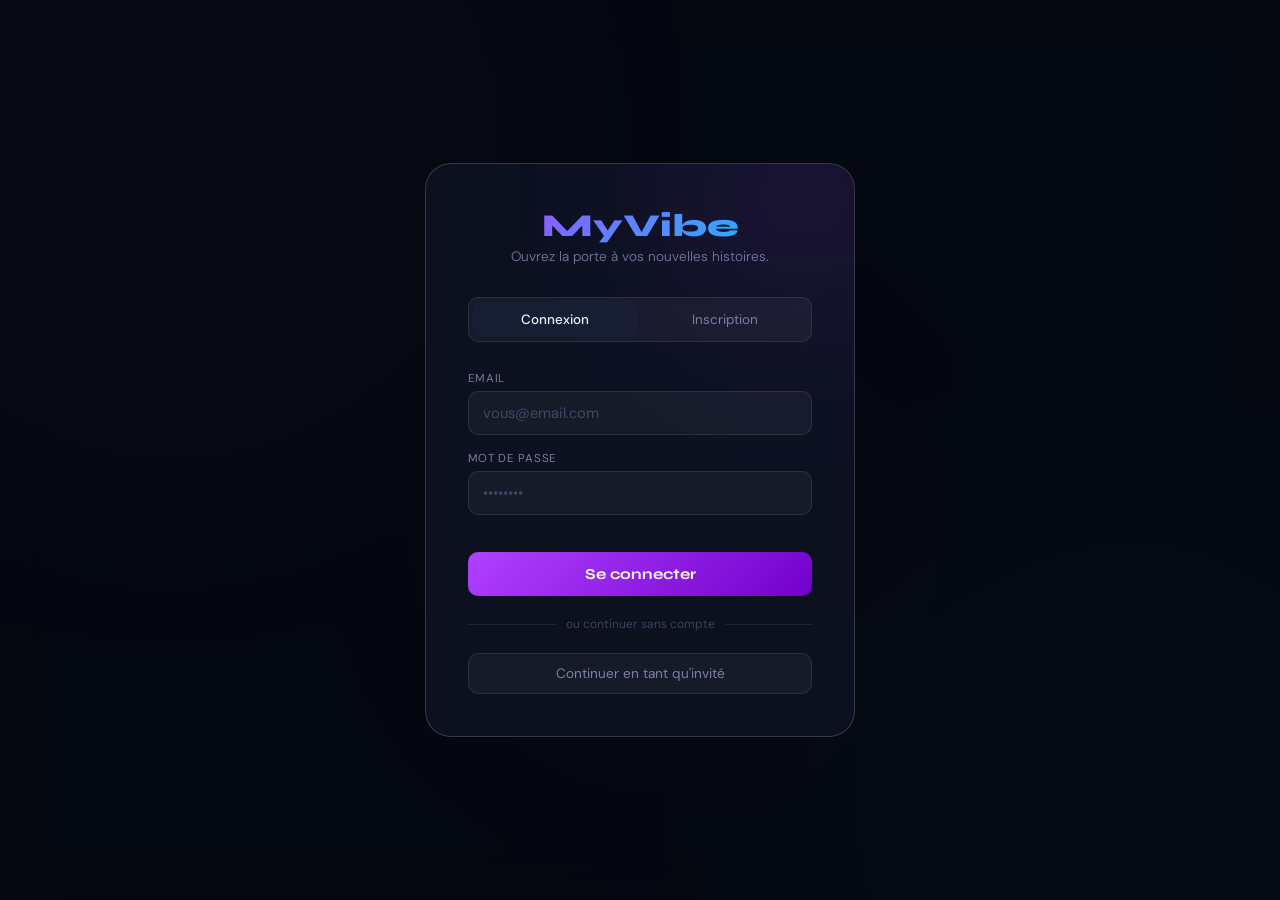
<file: index.html>
<!DOCTYPE html>
<html lang="fr" data-theme="dark">
<head>
<meta charset="UTF-8">
<meta name="viewport" content="width=device-width, initial-scale=1.0">
<title>MyVibe – Discover Your Next Experience</title>
<link href="https://fonts.googleapis.com/css2?family=Syne:wght@400;600;700;800&family=DM+Sans:ital,opsz,wght@0,9..40,300;0,9..40,400;0,9..40,500;1,9..40,300&display=swap" rel="stylesheet">
<style>
:root{
  --np:#b041ff;--nb:#00cfff;--nk:#ff2d87;--ng:#00ff9d;--na:#ffb020;
  --bg:#050810;--bg2:#0c1120;--bg3:#151e32;
  --bc:rgba(255,255,255,.044);--bch:rgba(255,255,255,.08);
  --gl:rgba(255,255,255,.09);--gl2:rgba(255,255,255,.17);
  --tp:#eef2ff;--tm:rgba(190,205,255,.58);--td:rgba(140,155,215,.35);
  --fh:'Syne',sans-serif;--fb:'DM Sans',sans-serif;
  --r:16px;--rp:100px;--tr:.2s ease;
}
[data-theme="light"]{
  --bg:#f1f3fb;--bg2:#e5e8f5;--bg3:#d9dcee;
  --bc:rgba(0,0,0,.04);--bch:rgba(0,0,0,.08);
  --gl:rgba(0,0,0,.1);--gl2:rgba(0,0,0,.2);
  --tp:#0c1030;--tm:rgba(20,35,90,.6);--td:rgba(60,75,130,.38);
  --np:#8800e0;--nb:#007daa;--nk:#c4005f;--ng:#007a38;--na:#b56800;
}
*{margin:0;padding:0;box-sizing:border-box}
html{scroll-behavior:smooth}
body{font-family:var(--fb);background:var(--bg);color:var(--tp);min-height:100vh;overflow-x:hidden;transition:background var(--tr),color var(--tr)}

/* ORBS */
.orbs{position:fixed;inset:0;pointer-events:none;z-index:0;overflow:hidden}
[data-theme="light"] .orbs{opacity:.28}
.orb{position:absolute;border-radius:50%;filter:blur(100px);opacity:.13;animation:drift 26s ease-in-out infinite}
.o1{width:700px;height:700px;background:#b041ff;top:-220px;left:-180px}
.o2{width:600px;height:600px;background:#00cfff;bottom:-220px;right:-150px;animation-delay:-10s}
.o3{width:360px;height:360px;background:#ff2d87;top:40%;left:38%;animation-delay:-20s}
@keyframes drift{0%,100%{transform:translate(0,0) scale(1)}33%{transform:translate(55px,-45px) scale(1.07)}66%{transform:translate(-35px,55px) scale(.93)}}
.app{position:relative;z-index:2}

/* NAV */
nav{position:sticky;top:0;z-index:300;height:62px;display:flex;align-items:center;justify-content:space-between;padding:0 2rem;background:color-mix(in srgb,var(--bg) 72%,transparent);backdrop-filter:blur(26px);border-bottom:.5px solid var(--gl);transition:background var(--tr)}
.logo{font-family:var(--fh);font-size:1.42rem;font-weight:800;letter-spacing:-.03em;cursor:pointer;background:linear-gradient(90deg,var(--np),var(--nb));-webkit-background-clip:text;-webkit-text-fill-color:transparent;background-clip:text}
.logo em{-webkit-text-fill-color:var(--nk);font-style:normal}
.nav-r{display:flex;align-items:center;gap:1.1rem}
.nl{font-size:.84rem;color:var(--tm);cursor:pointer;transition:color var(--tr)}
.nl:hover,.nl.on{color:var(--tp)}
.ib{width:34px;height:34px;border-radius:50%;border:.5px solid var(--gl);background:var(--bc);display:flex;align-items:center;justify-content:center;cursor:pointer;font-size:1rem;transition:all var(--tr)}
.ib:hover{background:var(--bch);border-color:var(--gl2)}
.nav-av{width:36px;height:36px;border-radius:50%;background:linear-gradient(135deg,var(--np),var(--nb));display:flex;align-items:center;justify-content:center;font-family:var(--fh);font-size:.82rem;font-weight:700;color:#fff;cursor:pointer;flex-shrink:0;transition:box-shadow var(--tr)}
.nav-av:hover{box-shadow:0 0 0 3px rgba(176,65,255,.35)}

/* PAGES */
.page{display:none}.page.on{display:block;animation:fu .35s ease}
@keyframes fu{from{opacity:0;transform:translateY(10px)}to{opacity:1;transform:translateY(0)}}

/* ══ AUTH ══ */
.auth-ov{position:fixed;inset:0;z-index:500;background:color-mix(in srgb,var(--bg) 88%,transparent);backdrop-filter:blur(26px);display:flex;align-items:center;justify-content:center;padding:1rem}
.auth-box{background:var(--bg2);border:.5px solid var(--gl2);border-radius:26px;padding:2.6rem;width:100%;max-width:430px;position:relative;overflow:hidden}
.auth-box::before{content:'';position:absolute;top:-100px;right:-80px;width:260px;height:260px;background:var(--np);border-radius:50%;filter:blur(100px);opacity:.13;pointer-events:none}
.auth-logo{font-family:var(--fh);font-size:2rem;font-weight:800;text-align:center;margin-bottom:.2rem;background:linear-gradient(135deg,var(--np),var(--nb));-webkit-background-clip:text;-webkit-text-fill-color:transparent;background-clip:text}
.auth-tag{text-align:center;font-size:.85rem;color:var(--tm);margin-bottom:2rem;font-weight:300}
.auth-tabs{display:flex;gap:4px;background:var(--bc);border-radius:10px;padding:4px;margin-bottom:1.8rem;border:.5px solid var(--gl)}
.atab{flex:1;text-align:center;padding:9px;border-radius:7px;font-size:.84rem;cursor:pointer;transition:all var(--tr);color:var(--tm)}
.atab.on{background:var(--bg3);color:var(--tp);font-weight:500}
.fg{margin-bottom:1rem}
.fl{font-size:.72rem;color:var(--tm);margin-bottom:5px;letter-spacing:.06em;text-transform:uppercase}
.fi2{width:100%;padding:11px 14px;border-radius:10px;background:var(--bc);border:.5px solid var(--gl);color:var(--tp);font-family:var(--fb);font-size:.92rem;outline:none;transition:border-color var(--tr),box-shadow var(--tr)}
.fi2:focus{border-color:var(--np);box-shadow:0 0 0 3px rgba(176,65,255,.12)}
.fi2::placeholder{color:var(--td)}
.a-err{font-size:.78rem;color:#ff5555;margin-top:.5rem;min-height:.9rem}
.ab{width:100%;padding:13px;border-radius:10px;background:linear-gradient(135deg,var(--np),#7200cc);border:none;color:#fff;font-family:var(--fh);font-size:.95rem;font-weight:700;cursor:pointer;transition:all var(--tr);margin-top:.4rem}
.ab:hover{box-shadow:0 8px 28px rgba(176,65,255,.45);transform:translateY(-1px)}
.ab:active{transform:none}
.a-sep{display:flex;align-items:center;gap:10px;margin:1.3rem 0}
.a-sep span{flex:1;height:.5px;background:var(--gl)}
.a-sep p{font-size:.75rem;color:var(--td)}
.gb{width:100%;padding:11px;border-radius:10px;background:var(--bc);border:.5px solid var(--gl);color:var(--tm);font-family:var(--fb);font-size:.85rem;cursor:pointer;transition:all var(--tr)}
.gb:hover{background:var(--bch);color:var(--tp)}

/* HERO */
.hero{min-height:calc(100vh - 62px);display:flex;flex-direction:column;align-items:center;justify-content:center;text-align:center;padding:4rem 1.5rem 3rem}
.ey{display:inline-flex;align-items:center;gap:8px;padding:5px 16px;border-radius:var(--rp);background:rgba(0,207,255,.07);border:.5px solid rgba(0,207,255,.22);color:var(--nb);font-size:.74rem;letter-spacing:.12em;margin-bottom:2rem;animation:gp 3s ease infinite}
@keyframes gp{0%,100%{box-shadow:0 0 0 0 rgba(0,207,255,.2)}50%{box-shadow:0 0 20px 3px rgba(0,207,255,.1)}}
.ld{width:6px;height:6px;background:var(--ng);border-radius:50%;animation:bk 1.6s ease infinite}
@keyframes bk{0%,100%{opacity:1}50%{opacity:.2}}
h1{font-family:var(--fh);font-size:clamp(2.4rem,6.5vw,5rem);font-weight:800;line-height:1.05;letter-spacing:-.04em;max-width:840px;margin-bottom:1.3rem}
.gr{background:linear-gradient(135deg,var(--np) 0%,var(--nb) 50%,var(--nk) 100%);-webkit-background-clip:text;-webkit-text-fill-color:transparent;background-clip:text;animation:hu 9s ease infinite}
@keyframes hu{0%,100%{filter:hue-rotate(0)}50%{filter:hue-rotate(25deg)}}
.hsub{font-size:1rem;color:var(--tm);max-width:520px;line-height:1.78;margin-bottom:2.5rem;font-weight:300}
.city-b{display:inline-flex;align-items:center;gap:8px;padding:8px 18px;border-radius:var(--rp);background:rgba(0,255,157,.06);border:.5px solid rgba(0,255,157,.2);font-size:.82rem;color:rgba(0,255,157,.82);margin-bottom:.9rem;cursor:pointer;transition:background var(--tr)}
[data-theme="light"] .city-b{color:var(--ng)}
.city-b:hover{background:rgba(0,255,157,.12)}
.city-b input{background:none;border:none;outline:none;font-family:var(--fb);color:inherit;font-size:.82rem;width:185px}

/* SEARCH BAR */
.sw{width:100%;max-width:720px;margin-bottom:1.6rem}
.sb{display:flex;align-items:center;background:var(--bc);border:.5px solid var(--gl);border-radius:18px;padding:5px 5px 5px 1.3rem;transition:all var(--tr);backdrop-filter:blur(10px)}
.sb:focus-within{border-color:rgba(176,65,255,.5);box-shadow:0 0 0 3px rgba(176,65,255,.1)}
.sb.recording{border-color:rgba(255,45,135,.6);box-shadow:0 0 0 3px rgba(255,45,135,.15),0 0 20px rgba(255,45,135,.2)}
.sic{color:var(--td);font-size:1rem;margin-right:10px;flex-shrink:0}
.inp{flex:1;background:none;border:none;outline:none;font-family:var(--fb);font-size:.96rem;color:var(--tp);font-weight:300}
.inp::placeholder{color:var(--td)}
.sb-actions{display:flex;align-items:center;gap:4px;flex-shrink:0}

/* VOICE BUTTON */
.voice-btn{width:40px;height:40px;border-radius:50%;border:.5px solid var(--gl);background:var(--bc);display:flex;align-items:center;justify-content:center;cursor:pointer;font-size:1.05rem;transition:all var(--tr);flex-shrink:0;position:relative}
.voice-btn:hover{background:rgba(255,45,135,.12);border-color:rgba(255,45,135,.3)}
.voice-btn.listening{background:rgba(255,45,135,.2);border-color:rgba(255,45,135,.6);animation:pulse-mic .8s ease infinite}
.voice-btn.listening::after{content:'';position:absolute;inset:-4px;border-radius:50%;border:1.5px solid rgba(255,45,135,.4);animation:ripple 1s ease infinite}
@keyframes pulse-mic{0%,100%{box-shadow:0 0 0 0 rgba(255,45,135,.4)}50%{box-shadow:0 0 0 6px rgba(255,45,135,0)}}
@keyframes ripple{from{transform:scale(1);opacity:1}to{transform:scale(1.5);opacity:0}}
.voice-btn.not-supported{opacity:.3;cursor:not-allowed}

.dbtn{padding:11px 22px;border-radius:13px;background:linear-gradient(135deg,var(--np),#7200cc);border:none;color:#fff;font-family:var(--fh);font-size:.85rem;font-weight:700;cursor:pointer;flex-shrink:0;transition:all var(--tr)}
.dbtn:hover{transform:translateY(-1px);box-shadow:0 8px 28px rgba(176,65,255,.4)}
.dbtn:active{transform:none}

/* VOICE STATUS */
.voice-status{display:none;align-items:center;gap:10px;padding:8px 16px;border-radius:var(--rp);background:rgba(255,45,135,.08);border:.5px solid rgba(255,45,135,.25);font-size:.8rem;color:rgba(255,45,135,.9);margin-bottom:.8rem;animation:fu .3s ease}
.voice-status.on{display:inline-flex}
.voice-waves{display:flex;align-items:center;gap:2px;height:16px}
.wave-bar{width:3px;background:var(--nk);border-radius:2px;animation:wave 1s ease infinite}
.wave-bar:nth-child(1){height:6px;animation-delay:0s}
.wave-bar:nth-child(2){height:14px;animation-delay:.15s}
.wave-bar:nth-child(3){height:10px;animation-delay:.3s}
.wave-bar:nth-child(4){height:16px;animation-delay:.1s}
.wave-bar:nth-child(5){height:8px;animation-delay:.25s}
@keyframes wave{0%,100%{transform:scaleY(1)}50%{transform:scaleY(.4)}}

/* CHIPS */
.chips{display:flex;gap:7px;flex-wrap:wrap;justify-content:center;margin-bottom:3rem}
.chip{padding:6px 14px;border-radius:var(--rp);background:var(--bc);border:.5px solid var(--gl);font-size:.79rem;color:var(--tm);cursor:pointer;transition:all var(--tr)}
.chip:hover{background:rgba(176,65,255,.12);border-color:rgba(176,65,255,.3);color:var(--tp)}

/* FEAT GRID */
.fg2{display:grid;grid-template-columns:repeat(auto-fit,minmax(175px,1fr));gap:.9rem;width:100%;max-width:860px}
.fc{padding:1.3rem;border-radius:var(--r);background:var(--bc);border:.5px solid var(--gl);text-align:center;transition:all var(--tr)}
.fc:hover{background:var(--bch);transform:translateY(-2px)}
.fic{font-size:1.4rem;margin-bottom:7px}.ftt{font-family:var(--fh);font-size:.88rem;font-weight:700;margin-bottom:4px}
.fdd{font-size:.76rem;color:var(--tm);line-height:1.6;font-weight:300}

/* RESULTS */
.rsp{padding:2rem;max-width:1200px;margin:0 auto}
.bk{display:inline-flex;align-items:center;gap:7px;padding:7px 15px;border-radius:var(--rp);background:var(--bc);border:.5px solid var(--gl);font-size:.82rem;color:var(--tm);cursor:pointer;transition:all var(--tr);margin-bottom:1.5rem}
.bk:hover{background:var(--bch);color:var(--tp)}
.ctx-wrap{display:flex;gap:10px;margin-bottom:1.5rem;flex-wrap:wrap}
.ctx-a{display:none;align-items:center;gap:10px;padding:10px 16px;border-radius:var(--r);font-size:.83rem;line-height:1.5;flex:1;min-width:200px}
.ctx-a.on{display:flex}
.ctx-global{background:rgba(0,207,255,.07);border:.5px solid rgba(0,207,255,.2);color:rgba(0,207,255,.88)}
.ctx-local{background:rgba(0,255,157,.07);border:.5px solid rgba(0,255,157,.2);color:rgba(0,255,157,.88)}
[data-theme="light"] .ctx-global{color:var(--nb)}[data-theme="light"] .ctx-local{color:var(--ng)}
.rh{display:flex;align-items:baseline;justify-content:space-between;margin-bottom:1.4rem;padding-bottom:1rem;border-bottom:.5px solid var(--gl)}
.rh h2{font-family:var(--fh);font-size:1.45rem;font-weight:700}
.rh small{font-size:.8rem;color:var(--tm)}
.filter-row{display:flex;gap:8px;flex-wrap:wrap;margin-bottom:1.4rem;align-items:center}
.scope-tabs{display:flex;gap:5px}
.stb{padding:7px 16px;border-radius:var(--rp);font-size:.8rem;background:var(--bc);border:.5px solid var(--gl);color:var(--tm);cursor:pointer;transition:all var(--tr)}
.stb.on{background:rgba(0,207,255,.12);border-color:rgba(0,207,255,.35);color:var(--tp)}
.sep-dot{width:4px;height:4px;border-radius:50%;background:var(--gl);align-self:center}
.ttabs{display:flex;gap:5px;flex-wrap:wrap}
.tt{padding:6px 14px;border-radius:var(--rp);font-size:.79rem;background:var(--bc);border:.5px solid var(--gl);color:var(--tm);cursor:pointer;transition:all var(--tr)}
.tt.on{background:rgba(176,65,255,.16);border-color:rgba(176,65,255,.42);color:var(--tp)}
.ldbox{text-align:center;padding:4rem 2rem}
.lr{width:54px;height:54px;border-radius:50%;border:2px solid rgba(176,65,255,.15);border-top-color:var(--np);animation:sp 1s linear infinite;margin:0 auto 1.3rem}
@keyframes sp{to{transform:rotate(360deg)}}
.ldbox p{color:var(--tm);font-size:.9rem;font-weight:300}
.ldbox small{color:var(--td);font-size:.77rem;display:block;margin-top:4px}
.cg{display:grid;grid-template-columns:repeat(auto-fill,minmax(290px,1fr));gap:1.3rem}
.rc{background:var(--bc);border:.5px solid var(--gl);border-radius:20px;padding:1.3rem;transition:all var(--tr);position:relative;overflow:hidden}
.rc::before{content:'';position:absolute;inset:0;background:linear-gradient(135deg,rgba(176,65,255,.05),transparent 60%);opacity:0;transition:opacity var(--tr)}
.rc:hover{background:var(--bch);transform:translateY(-3px);border-color:rgba(176,65,255,.28)}
.rc:hover::before{opacity:1}
.rc.local-card{border-color:rgba(0,255,157,.2)}.rc.local-card:hover{border-color:rgba(0,255,157,.4)}
.local-dot{display:inline-block;width:5px;height:5px;background:var(--ng);border-radius:50%;margin-left:5px;vertical-align:middle;opacity:.8}
.bdg{display:inline-flex;align-items:center;gap:4px;padding:3px 10px;border-radius:var(--rp);font-size:.67rem;font-weight:600;letter-spacing:.07em;margin-bottom:.9rem;text-transform:uppercase}
.d1{background:rgba(176,65,255,.14);color:var(--np);border:.5px solid rgba(176,65,255,.3)}
.d2{background:rgba(255,45,135,.1);color:var(--nk);border:.5px solid rgba(255,45,135,.3)}
.d3{background:rgba(0,207,255,.1);color:var(--nb);border:.5px solid rgba(0,207,255,.3)}
.d4{background:rgba(0,255,157,.08);color:var(--ng);border:.5px solid rgba(0,255,157,.3)}
.d5{background:rgba(255,176,32,.1);color:var(--na);border:.5px solid rgba(255,176,32,.3)}
.ct2{font-family:var(--fh);font-size:1rem;font-weight:700;margin-bottom:3px;line-height:1.3}
.csu{font-size:.8rem;color:var(--tm);margin-bottom:8px}
.cde{font-size:.83rem;color:var(--tm);line-height:1.68;font-weight:300}
.cf{display:flex;align-items:center;justify-content:space-between;margin-top:1rem;padding-top:.9rem;border-top:.5px solid var(--gl)}
.ctg{font-size:.72rem;color:var(--td)}
.lbtn{width:30px;height:30px;border-radius:50%;background:var(--bc);border:.5px solid var(--gl);display:flex;align-items:center;justify-content:center;cursor:pointer;transition:all var(--tr);font-size:.88rem;color:var(--tm)}
.lbtn:hover{background:rgba(255,45,135,.14);border-color:var(--nk);color:var(--nk)}
.lbtn.lk{background:rgba(255,45,135,.2);border-color:var(--nk);color:var(--nk)}
.em{text-align:center;padding:4rem 2rem;grid-column:1/-1}
.ei{font-size:2.5rem;opacity:.3;margin-bottom:.8rem}
.et{font-family:var(--fh);font-size:1.05rem;color:var(--tm);margin-bottom:.35rem}
.es{font-size:.8rem;color:var(--td)}

/* PROFILE */
.pp{padding:2.5rem 2rem;max-width:1000px;margin:0 auto}
.ph{display:flex;align-items:center;gap:2rem;padding:2rem;border-radius:22px;background:var(--bc);border:.5px solid var(--gl);margin-bottom:2.5rem;position:relative;overflow:hidden}
.ph::after{content:'';position:absolute;top:0;right:0;width:300px;height:100%;background:linear-gradient(135deg,transparent,rgba(176,65,255,.06));pointer-events:none}
.bav{width:84px;height:84px;border-radius:50%;flex-shrink:0;background:linear-gradient(135deg,var(--np),var(--nb));display:flex;align-items:center;justify-content:center;font-family:var(--fh);font-size:1.9rem;font-weight:800;color:#fff;position:relative}
.av-ed{position:absolute;bottom:0;right:0;width:24px;height:24px;background:var(--bg2);border:.5px solid var(--gl2);border-radius:50%;display:flex;align-items:center;justify-content:center;font-size:.65rem}
.pi h2{font-family:var(--fh);font-size:1.3rem;font-weight:700}
.pi p{color:var(--tm);font-size:.84rem;margin-top:4px}
.pbio{font-size:.8rem;color:var(--td);margin-top:6px;font-style:italic;max-width:340px}
.pst{display:flex;gap:2rem;margin-top:1rem;flex-wrap:wrap}
.sn{font-family:var(--fh);font-size:1.45rem;font-weight:700;color:var(--np)}
.sl2{font-size:.7rem;color:var(--td);margin-top:1px}
.stl{font-family:var(--fh);font-size:.92rem;font-weight:700;margin-bottom:1rem;display:flex;align-items:center;gap:8px}
.stl::after{content:'';flex:1;height:.5px;background:var(--gl)}
.pw2{display:flex;flex-wrap:wrap;gap:7px;margin-bottom:2.2rem}
.ptag{padding:5px 13px;border-radius:var(--rp);background:rgba(176,65,255,.1);border:.5px solid rgba(176,65,255,.28);font-size:.79rem;color:var(--np);cursor:pointer;transition:all var(--tr);display:flex;align-items:center;gap:5px}
.ptag:hover{background:rgba(176,65,255,.2)}
.ptag .rm{opacity:.45;font-size:.8rem}
.ftabs{display:flex;gap:5px;margin-bottom:1.2rem;flex-wrap:wrap}
.ftab{padding:6px 14px;border-radius:var(--rp);font-size:.79rem;background:var(--bc);border:.5px solid var(--gl);color:var(--tm);cursor:pointer;transition:all var(--tr)}
.ftab.on{background:rgba(255,45,135,.15);border-color:rgba(255,45,135,.4);color:var(--tp)}
.hl{display:flex;flex-direction:column;gap:6px;margin-bottom:2.2rem}
.hi{display:flex;align-items:center;gap:10px;padding:10px 14px;border-radius:10px;background:var(--bc);border:.5px solid var(--gl);font-size:.82rem;cursor:pointer;transition:background var(--tr)}
.hi:hover{background:var(--bch)}
.hq{color:var(--tm);flex:1;font-weight:300;font-style:italic;overflow:hidden;white-space:nowrap;text-overflow:ellipsis}
.ht2{font-size:.69rem;color:var(--td);flex-shrink:0}
.hpl{font-size:.73rem;color:var(--np);flex-shrink:0}

/* SETTINGS */
.sp{padding:2.5rem 2rem;max-width:720px;margin:0 auto}
.scard{background:var(--bc);border:.5px solid var(--gl);border-radius:20px;overflow:hidden;margin-bottom:1.5rem}
.scard-t{padding:1rem 1.4rem;border-bottom:.5px solid var(--gl);font-family:var(--fh);font-size:.88rem;font-weight:700}
.srow{display:flex;align-items:center;justify-content:space-between;padding:1rem 1.4rem;border-bottom:.5px solid var(--gl);transition:background var(--tr);gap:1rem}
.srow:last-child{border-bottom:none}.srow:hover{background:var(--bc)}
.slbl{font-size:.88rem;font-weight:500;margin-bottom:2px}
.sdsc{font-size:.74rem;color:var(--tm)}
.tgl{position:relative;width:44px;height:24px;flex-shrink:0}
.tgl input{opacity:0;width:0;height:0}
.ttrack{position:absolute;inset:0;border-radius:24px;background:var(--gl);cursor:pointer;transition:background var(--tr)}
.tgl input:checked+.ttrack{background:var(--np)}
.tthumb{position:absolute;top:3px;left:3px;width:18px;height:18px;border-radius:50%;background:#fff;transition:transform var(--tr);pointer-events:none}
.tgl input:checked~.tthumb{transform:translateX(20px)}
.sselect{padding:7px 12px;border-radius:10px;background:var(--bc);border:.5px solid var(--gl);color:var(--tp);font-family:var(--fb);font-size:.84rem;outline:none;cursor:pointer;transition:border-color var(--tr);max-width:200px}
.sselect:focus{border-color:var(--np)}
option{background:var(--bg2)}
.edf{display:flex;flex-direction:column;gap:.9rem;padding:1.2rem 1.4rem}
.svb{padding:10px 22px;border-radius:10px;background:linear-gradient(135deg,var(--np),#7200cc);border:none;color:#fff;font-family:var(--fh);font-size:.84rem;font-weight:700;cursor:pointer;transition:all var(--tr)}
.svb:hover{box-shadow:0 6px 22px rgba(176,65,255,.38)}
.dgb{padding:10px 22px;border-radius:10px;background:rgba(255,60,60,.1);border:.5px solid rgba(255,60,60,.28);color:#ff5555;font-family:var(--fb);font-size:.84rem;cursor:pointer;transition:all var(--tr)}
.dgb:hover{background:rgba(255,60,60,.2)}
.sact{display:flex;gap:9px;flex-wrap:wrap}

/* API key config card */
.api-cfg{padding:1.2rem 1.4rem;display:flex;flex-direction:column;gap:.9rem}
.api-provider-tabs{display:flex;gap:4px;flex-wrap:wrap;margin-bottom:.2rem}
.prov-tab{padding:5px 12px;border-radius:var(--rp);font-size:.75rem;background:var(--bc);border:.5px solid var(--gl);color:var(--tm);cursor:pointer;transition:all var(--tr)}
.prov-tab.on{background:rgba(176,65,255,.15);border-color:rgba(176,65,255,.4);color:var(--tp)}
.key-row{display:flex;gap:8px;align-items:stretch}
.key-row .fi2{flex:1;padding:9px 12px;font-size:.84rem}
.key-row .svb{padding:9px 14px;font-size:.78rem;white-space:nowrap}
.key-status-list{display:flex;flex-direction:column;gap:5px;margin-top:.2rem}
.key-status-item{display:flex;align-items:center;justify-content:space-between;padding:7px 10px;border-radius:8px;background:var(--bc);border:.5px solid var(--gl);font-size:.77rem}
.key-status-item .ks-name{color:var(--tm)}
.key-status-item .ks-val{display:flex;align-items:center;gap:6px}
.ks-dot{width:6px;height:6px;border-radius:50%}
.ks-dot.ok{background:var(--ng)}
.ks-dot.no{background:var(--td)}
.ks-del{cursor:pointer;color:var(--td);font-size:.9rem;transition:color var(--tr);background:none;border:none;padding:0}
.ks-del:hover{color:#ff5555}

/* KEY MODAL */
.modal-ov{position:fixed;inset:0;z-index:600;background:rgba(0,0,0,.65);backdrop-filter:blur(12px);display:none;align-items:center;justify-content:center;padding:1rem}
.modal-ov.on{display:flex}
.modal{background:var(--bg2);border:.5px solid var(--gl2);border-radius:22px;padding:2rem;width:100%;max-width:500px;max-height:90vh;overflow-y:auto}
.modal h3{font-family:var(--fh);font-size:1.1rem;font-weight:700;margin-bottom:.5rem}
.modal p{font-size:.83rem;color:var(--tm);line-height:1.6;margin-bottom:1rem}
.modal-warn{background:rgba(255,176,32,.08);border:.5px solid rgba(255,176,32,.25);border-radius:10px;padding:.8rem 1rem;font-size:.78rem;color:var(--na);margin-bottom:1.1rem;line-height:1.5}
.modal-actions{display:flex;gap:8px;flex-wrap:wrap;margin-top:.5rem}
.provider-grid{display:grid;grid-template-columns:repeat(auto-fit,minmax(130px,1fr));gap:8px;margin-bottom:1.2rem}
.prov-card{padding:.9rem;border-radius:12px;background:var(--bc);border:.5px solid var(--gl);cursor:pointer;transition:all var(--tr);text-align:center}
.prov-card:hover{background:var(--bch)}
.prov-card.on{border-color:var(--np);background:rgba(176,65,255,.1)}
.prov-card .pc-name{font-family:var(--fh);font-size:.85rem;font-weight:700;margin-bottom:2px}
.prov-card .pc-url{font-size:.7rem;color:var(--td)}
.prov-card .pc-ico{font-size:1.3rem;margin-bottom:5px}

/* TOAST */
.toast{position:fixed;bottom:1.5rem;right:1.5rem;z-index:999;padding:12px 20px;border-radius:var(--r);background:var(--bg3);border:.5px solid var(--gl2);font-size:.84rem;color:var(--tp);box-shadow:0 4px 24px rgba(0,0,0,.5);animation:ti .3s ease;pointer-events:none}
@keyframes ti{from{opacity:0;transform:translateY(10px)}to{opacity:1;transform:translateY(0)}}

@media(max-width:640px){
  nav{padding:0 1rem}h1{font-size:2.2rem}
  .rsp,.pp,.sp{padding:1.2rem}.cg{grid-template-columns:1fr}
  .ph{flex-direction:column;text-align:center}.pst{justify-content:center}
  .nav-r{gap:.7rem}.fg2{grid-template-columns:1fr 1fr}
  .auth-box{padding:1.8rem}.ctx-wrap{flex-direction:column}
  .filter-row{gap:5px}.provider-grid{grid-template-columns:1fr}
}
</style>
</head>
<body>
<div class="orbs"><div class="orb o1"></div><div class="orb o2"></div><div class="orb o3"></div></div>

<!-- API KEY MODAL -->
<div class="modal-ov" id="key-modal">
  <div class="modal">
    <h3 id="mk-t">🔑 Configurer une clé API</h3>
    <p id="mk-d">Choisissez votre fournisseur IA et entrez votre clé. Vous pouvez en configurer plusieurs.</p>
    <div class="modal-warn" id="mk-w">⚠️ Vos clés sont stockées uniquement dans votre navigateur (localStorage). Ne les partagez jamais.</div>

    <div class="provider-grid" id="prov-grid"></div>

    <div class="fg" style="margin-bottom:.8rem">
      <div class="fl" id="mk-l">CLÉ API</div>
      <input class="fi2" type="password" id="key-inp" placeholder="sk-…">
    </div>
    <div class="fg" style="margin-bottom:1rem">
      <div class="fl" id="mk-ml">MODÈLE PAR DÉFAUT</div>
      <input class="fi2" type="text" id="model-inp" placeholder="ex: gpt-4o-mini">
      <div style="font-size:.72rem;color:var(--td);margin-top:5px" id="mk-model-hint">Laissez vide pour utiliser le modèle recommandé du fournisseur.</div>
    </div>
    <div class="a-err" id="mk-err"></div>
    <div class="modal-actions">
      <button class="svb" onclick="saveProviderKey()" id="mk-sv">Enregistrer</button>
      <button class="svb" onclick="testProviderKey()" id="mk-test" style="background:rgba(0,207,255,.18);color:var(--nb);border:.5px solid rgba(0,207,255,.3)">🧪 Tester</button>
      <button class="dgb" onclick="closeKeyModal()" id="mk-ca">Annuler</button>
    </div>
    <div id="mk-test-result" style="margin-top:.8rem;font-size:.78rem;min-height:1rem;line-height:1.5"></div>
  </div>
</div>

<!-- AUTH -->
<div class="auth-ov" id="auth-ov">
  <div class="auth-box">
    <div class="auth-logo">MyVibe</div>
    <p class="auth-tag" id="auth-tag">Ouvrez la porte à vos nouvelles histoires.</p>
    <div class="auth-tabs">
      <div class="atab on" id="t-li" onclick="swAuth('li')">Connexion</div>
      <div class="atab" id="t-re" onclick="swAuth('re')">Inscription</div>
    </div>
    <div id="f-li">
      <div class="fg"><div class="fl" id="a-le">EMAIL</div><input class="fi2" id="li-e" type="email" placeholder="vous@email.com" onkeydown="if(event.key==='Enter')doLogin()"></div>
      <div class="fg"><div class="fl" id="a-lp">MOT DE PASSE</div><input class="fi2" id="li-p" type="password" placeholder="••••••••" onkeydown="if(event.key==='Enter')doLogin()"></div>
      <div class="a-err" id="li-err"></div>
      <button class="ab" onclick="doLogin()" id="btn-li">Se connecter</button>
    </div>
    <div id="f-re" style="display:none">
      <div class="fg"><div class="fl" id="a-ln">PRÉNOM</div><input class="fi2" id="re-n" type="text" placeholder="Votre prénom"></div>
      <div class="fg"><div class="fl" id="a-lre">EMAIL</div><input class="fi2" id="re-e" type="email" placeholder="vous@email.com"></div>
      <div class="fg"><div class="fl" id="a-lrp">MOT DE PASSE</div><input class="fi2" id="re-p" type="password" placeholder="Min. 6 caractères"></div>
      <div class="fg"><div class="fl" id="a-lrc">VILLE</div><input class="fi2" id="re-c" type="text" placeholder="Paris, Douala, London…"></div>
      <div class="a-err" id="re-err"></div>
      <button class="ab" onclick="doRegister()" id="btn-re">Créer mon compte</button>
    </div>
    <div class="a-sep"><span></span><p id="a-or">ou continuer sans compte</p><span></span></div>
    <button class="gb" onclick="guestLogin()" id="btn-gu">Continuer en tant qu'invité</button>
  </div>
</div>

<!-- APP -->
<div class="app" id="main-app" style="display:none">
<nav>
  <div class="logo" onclick="goHome()">My<em>Vibe</em></div>
  <div class="nav-r">
    <span class="nl on" id="n-ho" onclick="goToPage('home')">Découvrir</span>
    <span class="nl" id="n-pr" onclick="goToPage('profile')">Profil</span>
    <span class="nl" id="n-se" onclick="goToPage('settings')">⚙</span>
    <div class="ib" onclick="toggleTheme()" id="theme-ib" title="Thème">🌙</div>
    <div class="ib" onclick="openKeyModal()" title="Clé API">🔑</div>
    <div class="nav-av" id="nav-av" onclick="goToPage('profile')">?</div>
  </div>
</nav>

<!-- HOME -->
<div id="page-home" class="page on">
  <section class="hero" id="hero-sec">
    <div class="ey"><span class="ld"></span><span id="ey-t">DÉCOUVERTE MONDIALE · IA</span></div>
    <h1 id="h1-t">Votre prochaine expérience<br><span class="gr">vous attend quelque part.</span></h1>
    <p class="hsub" id="h-sub">Dites-nous ce que vous aimez, à l'écrit ou à la voix. Livres, musique, films, lieux — des recommandations mondiales et des pépites locales.</p>
    <div class="city-b">📍<input type="text" id="ci" placeholder="Votre ville…" onchange="updateCity(this.value)"><span style="opacity:.4;font-size:.76rem" id="m-lbl">modifier</span></div>

    <!-- VOICE STATUS -->
    <div class="voice-status" id="voice-status">
      <div class="voice-waves"><div class="wave-bar"></div><div class="wave-bar"></div><div class="wave-bar"></div><div class="wave-bar"></div><div class="wave-bar"></div></div>
      <span id="voice-status-txt">En écoute…</span>
    </div>

    <div class="sw">
      <div class="sb" id="search-box">
        <span class="sic">✦</span>
        <input class="inp" id="ms" maxlength="320" onkeydown="if(event.key==='Enter')doSearch()">
        <div class="sb-actions">
          <div class="voice-btn" id="voice-btn" onclick="toggleVoice()" title="Recherche vocale">🎤</div>
          <button class="dbtn" onclick="doSearch()" id="disc-b">Découvrir →</button>
        </div>
      </div>
    </div>
    <div class="chips" id="chips-row"></div>
    <div class="fg2">
      <div class="fc"><div class="fic">🌍</div><div class="ftt" id="f1t">Mondial & Local</div><div class="fdd" id="f1d">Pop mondiale, jazz new-yorkais, littérature asiatique… et les trésors de votre ville.</div></div>
      <div class="fc"><div class="fic">🎤</div><div class="ftt" id="f2t">Recherche vocale</div><div class="fdd" id="f2d">Parlez directement — dites vos goûts à voix haute et laissez l'IA faire le reste.</div></div>
      <div class="fc"><div class="fic">🎵</div><div class="ftt" id="f3t">Toute la musique</div><div class="fdd" id="f3d">K-pop, afrobeats, jazz, métal, classique, électro, folk — sans limites.</div></div>
      <div class="fc"><div class="fic">📍</div><div class="ftt" id="f4t">Lieux & Sorties</div><div class="fdd" id="f4d">Concerts, restaurants, musées, parcs — adaptés à votre ville.</div></div>
    </div>
  </section>

  <section class="rsp" id="res-sec" style="display:none">
    <div class="bk" onclick="goHome()">← <span id="bk-t">Nouvelle recherche</span></div>
    <div class="ctx-wrap">
      <div class="ctx-a ctx-global" id="ctx-global"><span style="font-size:1.1rem">🌍</span><span id="ctx-gm"></span></div>
      <div class="ctx-a ctx-local" id="ctx-local"><span style="font-size:1.1rem">📍</span><span id="ctx-lm"></span></div>
    </div>
    <div class="rh"><h2 id="r-title">Vos recommandations</h2><small id="r-count"></small></div>
    <div class="filter-row">
      <div class="scope-tabs">
        <div class="stb on" id="stb-all" onclick="setScopeFilter('all',this)"><span id="stb-all-l">Tout</span></div>
        <div class="stb" id="stb-global" onclick="setScopeFilter('global',this)">🌍 <span id="stb-gl-l">Mondial</span></div>
        <div class="stb" id="stb-local" onclick="setScopeFilter('local',this)">📍 <span id="stb-lo-l">Local</span></div>
      </div>
      <div class="sep-dot"></div>
      <div class="ttabs" id="ttabs"></div>
    </div>
    <div class="ldbox" id="ldbox" style="display:none">
      <div class="lr"></div><p id="ld-p">Exploration en cours…</p><small id="ld-s"></small>
    </div>
    <div class="cg" id="cg"></div>
  </section>
</div>

<!-- PROFILE -->
<div id="page-profile" class="page">
  <div class="pp">
    <div class="ph">
      <div class="bav" id="bav">?<div class="av-ed">✏️</div></div>
      <div class="pi">
        <h2 id="pr-name">—</h2><p id="pr-email">—</p><p class="pbio" id="pr-bio"></p>
        <div class="pst">
          <div><div class="sn" id="st-lk">0</div><div class="sl2" id="lb-lk">Coups de cœur</div></div>
          <div><div class="sn" id="st-sr">0</div><div class="sl2" id="lb-sr">Recherches</div></div>
          <div><div class="sn" id="st-pr">0</div><div class="sl2" id="lb-pr">Préférences</div></div>
        </div>
      </div>
    </div>
    <div class="stl" id="lb-pref-sec">Préférences détectées</div>
    <div class="pw2" id="pw2"></div>
    <div class="stl" id="lb-favs">Tous mes favoris ❤️</div>
    <div class="ftabs" id="ftabs"></div>
    <div class="cg" id="fav-cg"></div>
    <div class="stl" id="lb-hist" style="margin-top:2.2rem">Historique</div>
    <div class="hl" id="hist-l"></div>
  </div>
</div>

<!-- SETTINGS -->
<div id="page-settings" class="page">
  <div class="sp">
    <div style="font-family:var(--fh);font-size:1.4rem;font-weight:800;margin-bottom:1.8rem" id="s-title">Paramètres</div>

    <div class="scard">
      <div class="scard-t" id="sc-prof">✏️ Modifier le profil</div>
      <div class="edf">
        <div class="fg" style="margin:0"><div class="fl" id="s-ln">PRÉNOM</div><input class="fi2" id="s-name" type="text"></div>
        <div class="fg" style="margin:0"><div class="fl" id="s-lc">VILLE</div><input class="fi2" id="s-city" type="text"></div>
        <div class="fg" style="margin:0"><div class="fl" id="s-lb">BIO</div><textarea class="fi2" id="s-bio" rows="2" style="resize:vertical"></textarea></div>
        <div><button class="svb" onclick="saveProfile()" id="s-saveb">Enregistrer</button></div>
      </div>
    </div>

    <div class="scard">
      <div class="scard-t" id="sc-app">🎨 Apparence</div>
      <div class="srow">
        <div><div class="slbl" id="s-dk-l">Mode sombre</div><div class="sdsc" id="s-dk-d">Fond noir / accents néon</div></div>
        <label class="tgl"><input type="checkbox" id="dk-tog" onchange="setTheme(this.checked?'dark':'light')" checked><div class="ttrack"></div><div class="tthumb"></div></label>
      </div>
      <div class="srow">
        <div><div class="slbl" id="s-lg-l">Langue</div><div class="sdsc" id="s-lg-d">Interface et recommandations</div></div>
        <select class="sselect" id="lang-sel" onchange="setLang(this.value)">
          <option value="fr">🇫🇷 Français</option>
          <option value="en">🇬🇧 English</option>
        </select>
      </div>
    </div>

    <div class="scard">
      <div class="scard-t" id="sc-api">🔑 Clés API &amp; Fournisseurs IA</div>
      <div class="api-cfg">
        <div style="font-size:.8rem;color:var(--tm);line-height:1.6" id="sc-api-desc">Configurez une ou plusieurs clés. MyVibe utilisera automatiquement la première disponible.</div>
        <div class="key-status-list" id="key-status-list"></div>
        <button class="svb" style="align-self:flex-start;padding:8px 16px;font-size:.8rem" onclick="openKeyModal()" id="s-add-key">+ Ajouter une clé</button>
      </div>
    </div>

    <div class="scard">
      <div class="scard-t" id="sc-voice">🎤 Recherche vocale</div>
      <div class="srow">
        <div><div class="slbl" id="s-vl">Langue de reconnaissance</div><div class="sdsc" id="s-vd">Langue utilisée pour la dictée vocale</div></div>
        <select class="sselect" id="voice-lang-sel" onchange="S.voiceLang=this.value;saveData()">
          <option value="fr-FR">🇫🇷 Français</option>
          <option value="en-US">🇺🇸 English (US)</option>
          <option value="en-GB">🇬🇧 English (UK)</option>
          <option value="es-ES">🇪🇸 Español</option>
          <option value="de-DE">🇩🇪 Deutsch</option>
          <option value="pt-BR">🇧🇷 Português</option>
          <option value="ar-SA">🇸🇦 العربية</option>
        </select>
      </div>
      <div class="srow">
        <div><div class="slbl" id="s-vauto">Lancer automatiquement</div><div class="sdsc" id="s-vauto-d">Déclencher la recherche dès que vous arrêtez de parler</div></div>
        <label class="tgl"><input type="checkbox" id="voice-auto-tog" onchange="S.voiceAutoSearch=this.checked;saveData()" checked><div class="ttrack"></div><div class="tthumb"></div></label>
      </div>
    </div>

    <div class="scard">
      <div class="scard-t" id="sc-acc">🔐 Compte</div>
      <div class="srow"><div><div class="slbl" id="s-el">Email</div><div class="sdsc" id="s-ev">—</div></div></div>
      <div class="srow"><div><div class="slbl" id="s-tl">Type</div><div class="sdsc" id="s-tv">—</div></div></div>
      <div class="edf" style="padding-top:.5rem">
        <div class="sact">
          <button class="svb" style="background:rgba(255,176,32,.18);color:var(--na);border:.5px solid rgba(255,176,32,.3)" onclick="clearData()" id="s-cl">🗑 Effacer mes données</button>
          <button class="dgb" onclick="logout()" id="s-lo">Déconnexion</button>
        </div>
      </div>
    </div>
  </div>
</div>
</div>

<script>
/* ══ IMMEDIATE localStorage CLEANUP ══ */
(function(){
  try{
    const k=JSON.parse(localStorage.getItem('mv_api_keys')||'{}');
    let changed=false;
    if(k.gemini&&k.gemini.model){
      // Strip -latest suffix (not valid in v1 API)
      const m=k.gemini.model.replace(/-latest$/,'');
      // Replace deprecated names
      const fixes={'gemini-pro':'gemini-1.5-pro','gemini-flash':'gemini-2.0-flash','gemini-2.0-flash-exp':'gemini-2.0-flash','gemini-2.0-flash-lite':'gemini-2.0-flash'};
      const clean=fixes[m]||m||'gemini-2.0-flash';
      if(clean!==k.gemini.model){k.gemini.model=clean;changed=true;}
    }
    if(changed)localStorage.setItem('mv_api_keys',JSON.stringify(k));
  }catch(e){}
})();

/* ══════════════════════════════════════
   PROVIDERS CONFIG
══════════════════════════════════════ */
const PROVIDERS = {
  openrouter: {
    name:'OpenRouter', icon:'🔀', url:'https://openrouter.ai/api/v1/chat/completions',
    keyPrefix:'sk-or', keyHint:'sk-or-v1-…', site:'openrouter.ai/keys',
    defaultModel:'google/gemini-2.0-flash-001',
    models:['google/gemini-2.0-flash-001','openai/gpt-4o-mini','anthropic/claude-3-5-haiku','meta-llama/llama-3.3-70b-instruct'],
    buildReq:(key,model,msgs)=>({method:'POST',headers:{'Content-Type':'application/json','Authorization':'Bearer '+key,'HTTP-Referer':location.href,'X-Title':'MyVibe'},body:JSON.stringify({model,messages:msgs,max_tokens:2200})}),
    parseRes:d=>d.choices?.[0]?.message?.content||''
  },
  openai: {
    name:'OpenAI', icon:'🤖', url:'https://api.openai.com/v1/chat/completions',
    keyPrefix:'sk-', keyHint:'sk-…', site:'platform.openai.com/api-keys',
    defaultModel:'gpt-4o-mini',
    models:['gpt-4o-mini','gpt-4o','gpt-3.5-turbo'],
    buildReq:(key,model,msgs)=>({method:'POST',headers:{'Content-Type':'application/json','Authorization':'Bearer '+key},body:JSON.stringify({model,messages:msgs,max_tokens:2200})}),
    parseRes:d=>d.choices?.[0]?.message?.content||''
  },
  gemini: {
    name:'Google Gemini', icon:'♊', url:'https://generativelanguage.googleapis.com/v1/models/{model}:generateContent',
    keyPrefix:'AIza', keyHint:'AIza…', site:'aistudio.google.com/app/apikey',
    defaultModel:'gemini-2.0-flash',
    models:['gemini-2.0-flash','gemini-2.0-flash-lite','gemini-1.5-flash','gemini-1.5-pro'],
    modelHint:'⚡ Modèles recommandés : gemini-2.0-flash  |  gemini-1.5-flash',
    buildReq:(key,model,msgs)=>{
      // Normalize model name: strip -latest, fix deprecated aliases
      const fixes={'gemini-1.5-flash-latest':'gemini-1.5-flash','gemini-1.5-pro-latest':'gemini-1.5-pro','gemini-pro':'gemini-1.5-pro','gemini-flash':'gemini-2.0-flash','gemini-2.0-flash-exp':'gemini-2.0-flash','gemini-2.0-flash-lite':'gemini-2.0-flash'};
      const raw=(model||'gemini-2.0-flash').replace(/-latest$/,'');
      const safeModel=fixes[raw]||raw;
      // v1 API does NOT support system_instruction field — merge system prompt into first user message
      const sys=msgs.find(m=>m.role==='system');
      const userMsgs=msgs.filter(m=>m.role!=='system');
      if(sys&&userMsgs.length>0){userMsgs[0]={role:'user',content:sys.content+'\n\n'+userMsgs[0].content};}
      const contents=userMsgs.map(m=>({role:m.role==='assistant'?'model':'user',parts:[{text:m.content}]}));
      const url=`https://generativelanguage.googleapis.com/v1/models/${safeModel}:generateContent?key=${key}`;
      const body={contents,generationConfig:{maxOutputTokens:2200}};
      return {method:'POST',headers:{'Content-Type':'application/json'},body:JSON.stringify(body),_url:url}
    },
    parseRes:d=>d.candidates?.[0]?.content?.parts?.[0]?.text||''
  },
  anthropic: {
    name:'Anthropic (Claude)', icon:'🧠', url:'https://api.anthropic.com/v1/messages',
    keyPrefix:'sk-ant', keyHint:'sk-ant-…', site:'console.anthropic.com/settings/keys',
    defaultModel:'claude-3-5-haiku-20241022',
    models:['claude-3-5-haiku-20241022','claude-3-5-sonnet-20241022','claude-3-opus-20240229'],
    corsBlocked:true,
    buildReq:(key,model,msgs)=>{
      const sys=msgs.find(m=>m.role==='system');
      const userMsgs=msgs.filter(m=>m.role!=='system');
      return {method:'POST',headers:{'Content-Type':'application/json','x-api-key':key,'anthropic-version':'2023-06-01'},body:JSON.stringify({model,messages:userMsgs,system:sys?.content,max_tokens:2200})}
    },
    parseRes:d=>d.content?.[0]?.text||''
  },
  groq: {
    name:'Groq', icon:'⚡', url:'https://api.groq.com/openai/v1/chat/completions',
    keyPrefix:'gsk_', keyHint:'gsk_…', site:'console.groq.com/keys',
    defaultModel:'llama-3.3-70b-versatile',
    models:['llama-3.3-70b-versatile','llama-3.1-8b-instant','mixtral-8x7b-32768','gemma2-9b-it'],
    modelHint:'⚡ Ultra-rapide & gratuit · Modèles : llama-3.3-70b-versatile, llama-3.1-8b-instant, mixtral-8x7b-32768',
    buildReq:(key,model,msgs)=>({method:'POST',headers:{'Content-Type':'application/json','Authorization':'Bearer '+key},body:JSON.stringify({model,messages:msgs,max_tokens:2200})}),
    parseRes:d=>d.choices?.[0]?.message?.content||''
  },
  mistral: {
    name:'Mistral AI', icon:'💨', url:'https://api.mistral.ai/v1/chat/completions',
    keyPrefix:'', keyHint:'clé Mistral…', site:'console.mistral.ai/api-keys',
    defaultModel:'mistral-small-latest',
    models:['mistral-small-latest','mistral-large-latest','open-mistral-7b'],
    buildReq:(key,model,msgs)=>({method:'POST',headers:{'Content-Type':'application/json','Authorization':'Bearer '+key},body:JSON.stringify({model,messages:msgs,max_tokens:2200})}),
    parseRes:d=>d.choices?.[0]?.message?.content||''
  },
  custom: {
    name:'Custom / Autre', icon:'⚡', url:'',
    keyPrefix:'', keyHint:'Votre clé API…', site:'',
    defaultModel:'',
    models:[],
    buildReq:(key,model,msgs,customUrl)=>({method:'POST',headers:{'Content-Type':'application/json','Authorization':'Bearer '+key},body:JSON.stringify({model,messages:msgs,max_tokens:2200}),_url:customUrl}),
    parseRes:d=>d.choices?.[0]?.message?.content||d.content?.[0]?.text||''
  }
};

/* ══════════════════════════════════════
   i18n (abbreviated — key parts only)
══════════════════════════════════════ */
const I18N={
fr:{
  login:'Connexion',register:'Inscription',guestBtn:"Continuer en tant qu'invité",orLbl:'ou continuer sans compte',
  lblE:'EMAIL',lblP:'MOT DE PASSE',lblN:'PRÉNOM',lblC:'VILLE',btnLi:'Se connecter',btnRe:'Créer mon compte',
  discover:'Découvrir',profile:'Profil',
  eyeT:'DÉCOUVERTE MONDIALE · IA',
  h1:'Votre prochaine expérience<br><span class="gr">vous attend quelque part.</span>',
  hsub:'Dites-nous ce que vous aimez, à l\'écrit ou à la voix. Livres, musique, films, lieux — des recommandations mondiales et des pépites locales.',
  modLbl:'modifier',discBtn:'Découvrir →',bkLbl:'Nouvelle recherche',
  ph:'Pop coréenne, thriller scandinave, jazz, manga… dites-le ou écrivez-le !',
  chips:['🎵 Pop & R&B','🎬 Séries & Films','📚 Sci-fi & Fantasy','🎸 Rock & Métal','🎹 Jazz & Soul','🌿 Nature & Rando','🍜 Gastronomie','🕺 Dance & Nightlife'],
  chipV:['musique pop et R&B','séries et films','science-fiction et fantasy','rock et métal','jazz et soul','randonnée et nature','gastronomie et cuisine du monde','danse et nightlife'],
  f1t:'Mondial & Local',f1d:'Pop mondiale, jazz new-yorkais, littérature asiatique… et les trésors de votre ville.',
  f2t:'Recherche vocale',f2d:'Parlez directement — dites vos goûts à voix haute et laissez l\'IA faire le reste.',
  f3t:'Toute la musique',f3d:'K-pop, afrobeats, jazz, métal, classique, électro, folk — sans limites.',
  f4t:'Lieux & Sorties',f4d:'Concerts, restaurants, musées, parcs — adaptés à votre ville.',
  lblLk:'Coups de cœur',lblSr:'Recherches',lblPr:'Préférences',
  lblPrSec:'Préférences détectées',lblFavs:'Tous mes favoris ❤️',lblHist:'Historique',
  tBook:'📚 Livre',tMusic:'🎵 Musique',tFilm:'🎬 Film / Série',tPlace:'📍 Lieu',tActivity:'🏃 Activité',
  tlBook:'📚 Livres',tlMusic:'🎵 Musique',tlFilm:'🎬 Films & Séries',tlPlace:'📍 Lieux',tlActivity:'🏃 Activités',
  tabAll:'✦ Tout',ldMsg:'Exploration en cours…',scopeAll:'Tout',scopeGlobal:'Mondial',scopeLocal:'Local',
  vibesFor:'Résultats pour',recs:'recommandations',
  noFav:'Aucun favori pour l\'instant',noFavS:'Likez des recommandations pour les retrouver ici.',
  noPref:'Aucune préférence — explorez !',noHist:'Aucune recherche encore.',emptyT:'Aucune recommandation ici',
  agoSec:'à l\'instant',agoMin:'il y a',min:'min',replay:'↩ Relancer',
  guest:'Invité',guestAcc:'Compte invité',regAcc:'Compte enregistré',
  stit:'Paramètres',scProf:'✏️ Modifier le profil',sLblN:'PRÉNOM',sLblC:'VILLE',sLblB:'BIO',sBioPh:'Vos passions…',sav:'Enregistrer',
  scApp:'🎨 Apparence',sDkL:'Mode sombre',sDkD:'Fond noir / accents néon',sLgL:'Langue',sLgD:'Interface et recommandations',
  scApi:'🔑 Clés API & Fournisseurs IA',scApiDesc:'Configurez une ou plusieurs clés. MyVibe utilisera automatiquement la première disponible.',
  scVoice:'🎤 Recherche vocale',sVL:'Langue de reconnaissance',sVD:'Langue utilisée pour la dictée vocale',
  sVAuto:'Lancer automatiquement',sVAutoD:'Déclencher la recherche dès que vous arrêtez de parler',
  scAcc:'🔐 Compte',sEL:'Email',sTL:'Type',sCL:'🗑 Effacer mes données',sLO:'Déconnexion',
  tSaved:'✅ Enregistré !',tCleared:'🗑 Données effacées',tLogout:'À bientôt !',tKeySaved:'🔑 Clé API sauvegardée !',
  mkT:'🔑 Configurer une clé API',mkD:'Choisissez votre fournisseur IA et entrez votre clé. Vous pouvez en configurer plusieurs.',
  mkW:'⚠️ Vos clés sont stockées uniquement dans votre navigateur. Ne les partagez jamais.',
  mkL:'CLÉ API',mkML:'MODÈLE PAR DÉFAUT (optionnel)',mkMH:'Laissez vide pour utiliser le modèle recommandé.',
  mkSv:'Enregistrer',mkCa:'Annuler',addKey:'+ Ajouter une clé',
  errNoKey:'Aucune clé API configurée. Cliquez sur 🔑 pour en ajouter une.',
  errParse:'Erreur de réponse. Réessayez.',
  errCors:'Cette API bloque les appels depuis le navigateur (CORS). Utilisez OpenRouter, Gemini ou Mistral à la place.',
  noKeySet:'Non configurée',keySet:'Configurée ✓',
  voiceListening:'En écoute… parlez maintenant',voiceProcessing:'Traitement…',
  voiceNoSupport:'Votre navigateur ne supporte pas la reconnaissance vocale. Utilisez Chrome.',
  voiceError:'Erreur de reconnaissance vocale. Réessayez.',
  sys:(city,country)=>`Tu es MyVibe, une IA de recommandation culturelle mondiale.

RÈGLE PRINCIPALE : Tu recommandes du contenu MONDIAL en priorité, adapté aux goûts exprimés.
- Si l'utilisateur dit "pop" → artistes pop mondiaux (Taylor Swift, BTS, Dua Lipa, The Weeknd, etc.)
- Si l'utilisateur dit "jazz" → Miles Davis, Coltrane, jazz clubs célèbres, etc.
- Si l'utilisateur dit "sci-fi" → Isaac Asimov, Philip K. Dick, Dune, etc.
- Si l'utilisateur dit "thriller" → Gillian Flynn, Stieg Larsson, etc.
- Si l'utilisateur dit "K-pop" → BTS, BLACKPINK, Stray Kids, etc.
- Ne force JAMAIS du contenu local si ce n'est pas pertinent avec les goûts exprimés.

RÈGLE SECONDAIRE — LOCAL CONTEXTUEL :
- Ville de l'utilisateur : ${city}${country?', '+country:''}
- Ajoute 2 à 3 recommandations locales UNIQUEMENT pour les types "place" et "activity", quand c'est naturel.
- Exemple : si l'utilisateur aime la natation → mentionne une piscine ou plage locale.
- Pour les livres et musique, ne force PAS le local sauf si l'utilisateur le demande explicitement.

Réponds UNIQUEMENT en JSON valide sans backticks :
{
  "global_message": "Message court sur les recommandations mondiales (max 90 chars)",
  "local_message": "Message court sur les pépites locales à ${city} (max 90 chars, null si aucune)",
  "recommendations": [
    {
      "id": "uid_unique",
      "type": "book|music|film|place|activity",
      "scope": "global|local",
      "title": "Titre",
      "subtitle": "Auteur / Artiste / Lieu",
      "description": "Description engageante (max 200 chars)",
      "tag": "Genre · Origine"
    }
  ]
}
Génère 9 à 12 recommandations variées. Priorité qualité et pertinence.`,
  usr:(q)=>`Mes goûts : ${q}`
},
en:{
  login:'Sign In',register:'Register',guestBtn:'Continue as guest',orLbl:'or continue without account',
  lblE:'EMAIL',lblP:'PASSWORD',lblN:'FIRST NAME',lblC:'CITY',btnLi:'Sign In',btnRe:'Create account',
  discover:'Discover',profile:'Profile',
  eyeT:'WORLDWIDE DISCOVERY · AI',
  h1:'Your next experience<br><span class="gr">is waiting somewhere.</span>',
  hsub:'Tell us what you love, by text or by voice. Books, music, films, places — worldwide picks and local gems near you.',
  modLbl:'change',discBtn:'Discover →',bkLbl:'New search',
  ph:'K-pop, Scandinavian thrillers, jazz, manga… say it or type it!',
  chips:['🎵 Pop & R&B','🎬 Series & Films','📚 Sci-fi & Fantasy','🎸 Rock & Metal','🎹 Jazz & Soul','🌿 Nature & Hiking','🍜 Gastronomy','🕺 Dance & Nightlife'],
  chipV:['pop music and R&B','TV series and films','science fiction and fantasy','rock and metal','jazz and soul','hiking and nature','gastronomy and world cuisine','dance and nightlife'],
  f1t:'Worldwide & Local',f1d:'World pop, New York jazz, Asian literature… and hidden gems in your city.',
  f2t:'Voice Search',f2d:'Speak directly — say your tastes out loud and let the AI do the rest.',
  f3t:'All Music',f3d:'K-pop, afrobeats, jazz, metal, classical, electronic, folk — no limits.',
  f4t:'Places & Events',f4d:'Concerts, restaurants, museums, parks — tailored to your city.',
  lblLk:'Favourites',lblSr:'Searches',lblPr:'Preferences',
  lblPrSec:'Detected preferences',lblFavs:'All my favourites ❤️',lblHist:'History',
  tBook:'📚 Book',tMusic:'🎵 Music',tFilm:'🎬 Film / Series',tPlace:'📍 Place',tActivity:'🏃 Activity',
  tlBook:'📚 Books',tlMusic:'🎵 Music',tlFilm:'🎬 Films & Series',tlPlace:'📍 Places',tlActivity:'🏃 Activities',
  tabAll:'✦ All',ldMsg:'Exploring…',scopeAll:'All',scopeGlobal:'Worldwide',scopeLocal:'Local',
  vibesFor:'Results for',recs:'recommendations',
  noFav:'No favourites yet',noFavS:'Like recommendations to find them here.',
  noPref:'No preferences yet — start exploring!',noHist:'No searches yet.',emptyT:'No recommendations here',
  agoSec:'just now',agoMin:'ago',min:'min',replay:'↩ Replay',
  guest:'Guest',guestAcc:'Guest account',regAcc:'Registered account',
  stit:'Settings',scProf:'✏️ Edit Profile',sLblN:'FIRST NAME',sLblC:'CITY',sLblB:'BIO',sBioPh:'Your passions…',sav:'Save',
  scApp:'🎨 Appearance',sDkL:'Dark mode',sDkD:'Black background / neon accents',sLgL:'Language',sLgD:'Interface and recommendations',
  scApi:'🔑 API Keys & AI Providers',scApiDesc:'Configure one or more keys. MyVibe will automatically use the first available one.',
  scVoice:'🎤 Voice Search',sVL:'Recognition language',sVD:'Language used for voice dictation',
  sVAuto:'Auto-search',sVAutoD:'Trigger search automatically when you stop speaking',
  scAcc:'🔐 Account',sEL:'Email',sTL:'Type',sCL:'🗑 Clear my data',sLO:'Sign Out',
  tSaved:'✅ Saved!',tCleared:'🗑 Data cleared',tLogout:'See you soon!',tKeySaved:'🔑 API Key saved!',
  mkT:'🔑 Configure API Key',mkD:'Choose your AI provider and enter your key. You can configure multiple providers.',
  mkW:'⚠️ Your keys are stored only in your browser. Never share them publicly.',
  mkL:'API KEY',mkML:'DEFAULT MODEL (optional)',mkMH:'Leave empty to use the provider\'s recommended model.',
  mkSv:'Save',mkCa:'Cancel',addKey:'+ Add a key',
  errNoKey:'No API key configured. Click 🔑 to add one.',errParse:'Parse error. Try again.',
  errCors:'This API blocks browser requests (CORS). Use OpenRouter, Gemini or Mistral instead.',
  noKeySet:'Not configured',keySet:'Configured ✓',
  voiceListening:'Listening… speak now',voiceProcessing:'Processing…',
  voiceNoSupport:'Your browser does not support voice recognition. Use Chrome.',
  voiceError:'Voice recognition error. Please try again.',
  sys:(city,country)=>`You are MyVibe, a worldwide cultural recommendation AI.

PRIMARY RULE: Recommend GLOBAL content first, matched to the user's expressed tastes.
- "pop" → Taylor Swift, BTS, Dua Lipa, The Weeknd, etc.
- "jazz" → Miles Davis, Coltrane, famous jazz clubs, etc.
- "sci-fi" → Isaac Asimov, Philip K. Dick, Dune, etc.
- "thriller" → Gillian Flynn, Stieg Larsson, etc.
- "K-pop" → BTS, BLACKPINK, Stray Kids, etc.
- NEVER force local content if not relevant to expressed tastes.

SECONDARY RULE — CONTEXTUAL LOCAL:
- User's city: ${city}${country?', '+country:''}
- Add 2-3 local recommendations ONLY for "place" and "activity" types, when natural.
- For books and music, do NOT force local unless the user explicitly requests it.

Reply ONLY in valid JSON without backticks:
{
  "global_message": "Short message about worldwide picks (max 90 chars)",
  "local_message": "Short message about local gems in ${city} (max 90 chars, null if none)",
  "recommendations": [
    {
      "id": "unique_uid",
      "type": "book|music|film|place|activity",
      "scope": "global|local",
      "title": "Title",
      "subtitle": "Author / Artist / Venue",
      "description": "Engaging description (max 200 chars)",
      "tag": "Genre · Origin"
    }
  ]
}
Generate 9-12 varied recommendations. Prioritise quality and relevance.`,
  usr:(q)=>`My tastes: ${q}`
}};

/* ══════════════════════════════════════
   STATE
══════════════════════════════════════ */
const S={
  user:null,theme:'dark',lang:'fr',
  apiKeys:{},        // { providerID: { key, model } }
  activeProvider:null,
  likes:new Map(),searches:[],prefs:new Set(),
  cards:[],typeFilter:'all',scopeFilter:'all',favFilter:'all',
  voiceLang:'fr-FR',voiceAutoSearch:true
};
const T=()=>I18N[S.lang];
const BADGE={book:'d1',music:'d2',film:'d3',place:'d4',activity:'d5'};
const $=id=>document.getElementById(id);
const x=s=>String(s||'').replace(/&/g,'&amp;').replace(/</g,'&lt;').replace(/>/g,'&gt;');
let toastT;
function toast(msg){clearTimeout(toastT);let el=document.querySelector('.toast');if(el)el.remove();el=document.createElement('div');el.className='toast';el.textContent=msg;document.body.appendChild(el);toastT=setTimeout(()=>el.remove(),3200)}

/* ══ PROVIDER MODAL ══ */
let selectedProvider='openrouter';
function openKeyModal(){
  const t=T();
  $('key-modal').classList.add('on');
  $('mk-t').textContent=t.mkT;$('mk-d').textContent=t.mkD;
  $('mk-w').innerHTML='⚠️ '+t.mkW;$('mk-l').textContent=t.mkL;
  $('mk-ml').textContent=t.mkML;$('mk-model-hint').textContent=t.mkMH;
  $('mk-sv').textContent=t.mkSv;$('mk-ca').textContent=t.mkCa;
  $('mk-err').textContent='';$('key-inp').value='';$('model-inp').value='';
  renderProviderGrid();
  selectProvider('openrouter');
}
function closeKeyModal(){$('key-modal').classList.remove('on')}

function renderProviderGrid(){
  $('prov-grid').innerHTML=Object.entries(PROVIDERS).map(([id,p])=>{
    const hasKey=!!S.apiKeys[id];
    return `<div class="prov-card${id===selectedProvider?' on':''}" id="pc-${id}" onclick="selectProvider('${id}')">
      <div class="pc-ico">${p.icon}</div>
      <div class="pc-name">${p.name}</div>
      <div class="pc-url">${p.site||'Custom endpoint'}${hasKey?' ✓':''}</div>
    </div>`
  }).join('')
}

// Model name normalization maps (handles deprecated names)
const MODEL_ALIASES={
  'gemini-1.5-flash-latest':'gemini-1.5-flash',
  'gemini-1.5-pro-latest':'gemini-1.5-pro',
  'gemini-pro':'gemini-1.5-pro',
  'gemini-2.0-flash-exp':'gemini-2.0-flash',
  'gemini-2.0-flash-lite':'gemini-2.0-flash',
  'gemini-flash':'gemini-2.0-flash',
};

function normalizeModel(id, model){
  if(!model)return PROVIDERS[id]?.defaultModel||'';
  // For Gemini, apply alias map
  if(id==='gemini')return MODEL_ALIASES[model]||model;
  return model;
}

function selectProvider(id){
  selectedProvider=id;
  renderProviderGrid();
  const p=PROVIDERS[id];
  const saved=S.apiKeys[id];
  $('key-inp').value=saved?.key?'••••••••••••':'';
  $('key-inp').placeholder=p.keyHint||'Votre clé API…';
  // Show normalized model (or empty so placeholder shows default)
  const savedModel=saved?.model||'';
  $('model-inp').value=savedModel===p.defaultModel?'':savedModel;
  $('model-inp').placeholder=p.defaultModel||'modèle par défaut';
  // Show model hint specific to provider
  const hint=$('mk-model-hint');
  if(p.modelHint){hint.innerHTML=p.modelHint;hint.style.color='rgba(255,176,32,.85)';hint.style.fontWeight='500'}
  else if(p.models?.length){hint.textContent='Modèles : '+p.models.join(' · ');hint.style.color='';hint.style.fontWeight=''}
  else{hint.textContent='Laissez vide pour le modèle recommandé.';hint.style.color='';hint.style.fontWeight=''}
  // For gemini: auto-set model field to default if current value is invalid
  if(id==='gemini'){
    const cur=$('model-inp').value.trim();
    const invalidGemini=['gemini-1.5-flash-latest','gemini-1.5-pro-latest','gemini-2.0-flash-lite','gemini-2.0-flash-exp','gemini-flash','gemini-pro'];
    if(invalidGemini.includes(cur)||cur.endsWith('-latest')){$('model-inp').value='';}}
  // CORS warning
  const corsWarn=$('mk-w');
  if(p.corsBlocked){corsWarn.innerHTML='🚫 '+T().errCors;corsWarn.style.background='rgba(255,60,60,.08)';corsWarn.style.borderColor='rgba(255,60,60,.28)';corsWarn.style.color='#ff5555'}
  else{corsWarn.innerHTML='⚠️ '+T().mkW;corsWarn.style.background='';corsWarn.style.borderColor='';corsWarn.style.color=''}
  // Custom URL field
  let customRow=$('custom-url-row');
  if(id==='custom'){
    if(!customRow){
      const div=document.createElement('div');div.className='fg';div.id='custom-url-row';div.style.margin='0 0 .8rem';
      div.innerHTML=`<div class="fl">URL DE L'API</div><input class="fi2" id="custom-url-inp" type="url" placeholder="https://api.exemple.com/v1/chat/completions">`;
      $('key-inp').closest('.fg').before(div);
    }
    customRow=$('custom-url-row');customRow.style.display='';
    if(saved?.customUrl)$('custom-url-inp').value=saved.customUrl;
  }else{if(customRow)customRow.style.display='none'}
}

async function testProviderKey(){
  const p=PROVIDERS[selectedProvider];
  const key=$('key-inp').value.trim();
  const useKey=(key&&key!=='••••••••••••')?key:(S.apiKeys[selectedProvider]?.key||'');
  if(!useKey){$('mk-test-result').innerHTML='<span style="color:#ff5555">Entrez d'abord votre clé.</span>';return}
  const model=$('model-inp').value.trim()||p.defaultModel;
  const res=$('mk-test-result');
  res.innerHTML='<span style="color:var(--nb)">⏳ Test en cours…</span>';
  const testMsgs=[{role:'user',content:'Reply with exactly: {"ok":true}'}];
  // For Gemini, no system message
  const reqOpts=p.buildReq(useKey,model,testMsgs,'');
  const url=reqOpts._url||p.url;delete reqOpts._url;
  try{
    const r=await fetch(url,reqOpts);
    const d=await r.json();
    if(!r.ok){
      const msg=d.error?.message||d.message||('HTTP '+r.status);
      if(r.status===401)res.innerHTML='<span style="color:#ff5555">❌ Clé invalide — vérifiez sur '+p.site+'</span>';
      else if(r.status===404)res.innerHTML='<span style="color:#ff5555">❌ Modèle "'+model+'" introuvable. Laissez le champ vide.</span>';
      else res.innerHTML='<span style="color:#ff5555">❌ '+msg+'</span>';
      return;
    }
    const txt=p.parseRes(d)||'';
    if(txt)res.innerHTML='<span style="color:var(--ng)">✅ Connexion réussie avec '+p.name+' · Modèle : '+model+'</span>';
    else res.innerHTML='<span style="color:var(--na)">⚠️ Connexion OK mais réponse vide — essayez un autre modèle</span>';
  }catch(e){res.innerHTML='<span style="color:#ff5555">❌ Erreur réseau : '+e.message+'</span>';}
}

function saveProviderKey(){
  const p=PROVIDERS[selectedProvider];
  let key=$('key-inp').value.trim();
  if(!key||key==='••••••••••••'){
    const existing=S.apiKeys[selectedProvider];
    if(existing?.key)key=existing.key;
    else{$('mk-err').textContent='Entrez votre clé API.';return}
  }
  // Normalize and validate model name
  const rawModel=$('model-inp').value.trim();
  const model=normalizeModel(selectedProvider, rawModel)||p.defaultModel;
  const customUrl=selectedProvider==='custom'?($('custom-url-inp')?.value.trim()||''):'';
  S.apiKeys[selectedProvider]={key,model,customUrl};
  // Persist
  const keysStore={};
  Object.entries(S.apiKeys).forEach(([pid,v])=>{keysStore[pid]=v});
  localStorage.setItem('mv_api_keys',JSON.stringify(keysStore));
  // Also clear any stale localStorage entry with bad model for gemini
  try{
    const raw=JSON.parse(localStorage.getItem('mv_api_keys')||'{}');
    if(raw.gemini?.model&&MODEL_ALIASES[raw.gemini.model]){
      raw.gemini.model=MODEL_ALIASES[raw.gemini.model];
      localStorage.setItem('mv_api_keys',JSON.stringify(raw));
    }
  }catch(e){}
  closeKeyModal();toast(T().tKeySaved+' Modèle : '+model);renderKeyStatusList()
}

function deleteProviderKey(id){
  delete S.apiKeys[id];
  const keysStore={};
  Object.entries(S.apiKeys).forEach(([pid,v])=>{keysStore[pid]=v});
  localStorage.setItem('mv_api_keys',JSON.stringify(keysStore));
  renderKeyStatusList()
}

function renderKeyStatusList(){
  const list=$('key-status-list');if(!list)return;
  const entries=Object.entries(PROVIDERS);
  const configured=entries.filter(([id])=>S.apiKeys[id]);
  list.innerHTML=configured.length===0
    ?`<div style="font-size:.78rem;color:var(--td);padding:.4rem 0">${T().errNoKey}</div>`
    :configured.map(([id,p])=>`<div class="key-status-item">
        <span class="ks-name">${p.icon} ${p.name}</span>
        <span class="ks-val">
          <span class="ks-dot ok"></span>
          <span style="color:var(--tm)">${S.apiKeys[id].model||p.defaultModel}</span>
          <button class="ks-del" onclick="deleteProviderKey('${id}')" title="Supprimer">✕</button>
        </span>
      </div>`).join('')
}

function getActiveProviderAndKey(){
  // Priority order: openrouter, gemini, mistral, openai, custom, anthropic
  const order=['openrouter','groq','gemini','mistral','openai','custom','anthropic'];
  for(const id of order){if(S.apiKeys[id]?.key)return{id,cfg:S.apiKeys[id],prov:PROVIDERS[id]}}
  // fallback: any configured
  for(const[id,v]of Object.entries(S.apiKeys)){if(v?.key)return{id,cfg:v,prov:PROVIDERS[id]}}
  return null
}

/* ══ VOICE SEARCH ══ */
let recognition=null;let isListening=false;

function initVoice(){
  const SpeechRecognition=window.SpeechRecognition||window.webkitSpeechRecognition;
  if(!SpeechRecognition){$('voice-btn').classList.add('not-supported');$('voice-btn').title=T().voiceNoSupport;return}
  recognition=new SpeechRecognition();
  recognition.continuous=false;
  recognition.interimResults=true;
  recognition.onstart=()=>{
    isListening=true;
    $('voice-btn').classList.add('listening');
    $('search-box').classList.add('recording');
    showVoiceStatus(T().voiceListening);
    $('ms').placeholder=T().voiceListening;
  };
  recognition.onresult=(e)=>{
    let interim='',final='';
    for(let i=e.resultIndex;i<e.results.length;i++){
      if(e.results[i].isFinal)final+=e.results[i][0].transcript;
      else interim+=e.results[i][0].transcript;
    }
    $('ms').value=final||interim;
  };
  recognition.onend=()=>{
    isListening=false;
    $('voice-btn').classList.remove('listening');
    $('search-box').classList.remove('recording');
    hideVoiceStatus();
    $('ms').placeholder=T().ph;
    const q=$('ms').value.trim();
    if(q&&S.voiceAutoSearch)setTimeout(()=>doSearch(),400);
  };
  recognition.onerror=(e)=>{
    isListening=false;
    $('voice-btn').classList.remove('listening');
    $('search-box').classList.remove('recording');
    hideVoiceStatus();
    $('ms').placeholder=T().ph;
    if(e.error!=='no-speech'&&e.error!=='aborted')toast(T().voiceError);
  };
}

function toggleVoice(){
  if($('voice-btn').classList.contains('not-supported')){toast(T().voiceNoSupport);return}
  if(!recognition)initVoice();
  if(!recognition){toast(T().voiceNoSupport);return}
  if(isListening){recognition.stop()}
  else{
    recognition.lang=S.voiceLang||'fr-FR';
    $('ms').value='';
    try{recognition.start()}catch(e){toast(T().voiceError)}
  }
}

function showVoiceStatus(msg){
  $('voice-status').classList.add('on');$('voice-status-txt').textContent=msg
}
function hideVoiceStatus(){$('voice-status').classList.remove('on')}

/* ══ AUTH ══ */
let aMode='li';
function swAuth(m){aMode=m;$('f-li').style.display=m==='li'?'':'none';$('f-re').style.display=m==='re'?'':'none';$('t-li').classList.toggle('on',m==='li');$('t-re').classList.toggle('on',m==='re')}
function doLogin(){
  const e=$('li-e').value.trim(),p=$('li-p').value,err=$('li-err');
  if(!e||!p){err.textContent='Remplissez tous les champs.';return}
  const users=JSON.parse(localStorage.getItem('mv_users')||'{}');
  const u=users[e];if(!u||u.pw!==btoa(p)){err.textContent='Email ou mot de passe incorrect.';return}
  bootUser({name:u.name,email:e,city:u.city||'Paris',country:u.country||'',bio:u.bio||'',type:'registered'})
}
function doRegister(){
  const n=$('re-n').value.trim(),e=$('re-e').value.trim(),p=$('re-p').value,c=$('re-c').value.trim()||'Paris',err=$('re-err');
  if(!n||!e||!p){err.textContent='Remplissez tous les champs.';return}
  if(p.length<6){err.textContent='Mot de passe trop court (min 6).';return}
  const users=JSON.parse(localStorage.getItem('mv_users')||'{}');
  if(users[e]){err.textContent='Email déjà utilisé.';return}
  users[e]={name:n,pw:btoa(p),city:c,country:'',bio:''};
  localStorage.setItem('mv_users',JSON.stringify(users));
  bootUser({name:n,email:e,city:c,country:'',bio:'',type:'registered'})
}
function guestLogin(){bootUser({name:T().guest,email:'',city:'Paris',country:'',bio:'',type:'guest'})}

function bootUser(u){
  S.user=u;
  // Load keys from localStorage (shared across accounts)
  const savedKeys=JSON.parse(localStorage.getItem('mv_api_keys')||'{}');
  // Auto-migrate deprecated Gemini model names
  const _mAlias={'gemini-1.5-flash-latest':'gemini-1.5-flash','gemini-1.5-pro-latest':'gemini-1.5-pro','gemini-pro':'gemini-1.5-pro','gemini-2.0-flash-exp':'gemini-2.0-flash','gemini-2.0-flash-lite':'gemini-2.0-flash','gemini-flash':'gemini-2.0-flash'};
  if(savedKeys.gemini?.model&&_mAlias[savedKeys.gemini.model]){savedKeys.gemini.model=_mAlias[savedKeys.gemini.model];localStorage.setItem('mv_api_keys',JSON.stringify(savedKeys));}
  Object.assign(S.apiKeys,savedKeys);
  if(u.type==='registered'){
    const d=JSON.parse(localStorage.getItem('mv_d_'+u.email)||'{}');
    if(d.likes)S.likes=new Map(d.likes);
    if(d.searches)S.searches=d.searches;
    if(d.prefs)S.prefs=new Set(d.prefs);
    if(d.theme){S.theme=d.theme;applyTheme(d.theme)}
    if(d.lang){S.lang=d.lang;$('lang-sel').value=d.lang}
    if(d.voiceLang){S.voiceLang=d.voiceLang;$('voice-lang-sel').value=d.voiceLang}
    if(d.voiceAutoSearch!==undefined){S.voiceAutoSearch=d.voiceAutoSearch;$('voice-auto-tog').checked=d.voiceAutoSearch}
  }
  $('auth-ov').style.display='none';$('main-app').style.display='';
  initApp()
}

function saveData(){
  if(!S.user||S.user.type!=='registered')return;
  localStorage.setItem('mv_d_'+S.user.email,JSON.stringify({
    likes:[...S.likes.entries()],searches:S.searches.slice(-80),
    prefs:[...S.prefs],theme:S.theme,lang:S.lang,
    voiceLang:S.voiceLang,voiceAutoSearch:S.voiceAutoSearch
  }));
  const users=JSON.parse(localStorage.getItem('mv_users')||'{}');
  if(users[S.user.email])Object.assign(users[S.user.email],{city:S.user.city,bio:S.user.bio,name:S.user.name});
  localStorage.setItem('mv_users',JSON.stringify(users))
}

function logout(){
  saveData();
  Object.assign(S,{user:null,likes:new Map(),searches:[],prefs:new Set(),cards:[],apiKeys:{}});
  $('main-app').style.display='none';$('auth-ov').style.display='';
  toast(T().tLogout);$('li-e').value='';$('li-p').value='';$('li-err').textContent='';swAuth('li');goHome()
}
function clearData(){S.likes=new Map();S.searches=[];S.prefs=new Set();saveData();toast(T().tCleared);updateStats()}

/* ══ INIT ══ */
function initApp(){
  updateNavAv();applyLang();initVoice();
  $('ci').value=S.user.city||'Paris';
  $('s-name').value=S.user.name;$('s-city').value=S.user.city;$('s-bio').value=S.user.bio||'';
  $('s-ev').textContent=S.user.email||'—';$('s-tv').textContent=S.user.type==='registered'?T().regAcc:T().guestAcc;
  $('dk-tog').checked=S.theme==='dark';
  $('voice-lang-sel').value=S.voiceLang||'fr-FR';
  $('voice-auto-tog').checked=S.voiceAutoSearch!==false;
  updateStats();renderKeyStatusList()
}
function updateStats(){$('st-lk').textContent=S.likes.size;$('st-sr').textContent=S.searches.length;$('st-pr').textContent=S.prefs.size}
function updateNavAv(){if(!S.user)return;const i=(S.user.name||'?').slice(0,2).toUpperCase();$('nav-av').textContent=i;$('bav').innerHTML=i+'<div class="av-ed">✏️</div>';$('pr-name').textContent=S.user.name||'—';$('pr-email').textContent=S.user.email||T().guestAcc;$('pr-bio').textContent=S.user.bio||''}

/* ══ THEME / LANG ══ */
function toggleTheme(){setTheme(S.theme==='dark'?'light':'dark')}
function setTheme(t){S.theme=t;document.documentElement.setAttribute('data-theme',t);$('theme-ib').textContent=t==='dark'?'🌙':'☀️';$('dk-tog').checked=t==='dark';saveData()}
function applyTheme(t){setTheme(t)}
function setLang(l){S.lang=l;applyLang();saveData()}
function applyLang(){
  const t=T();document.documentElement.lang=S.lang;
  // auth
  $('t-li').textContent=t.login;$('t-re').textContent=t.register;$('btn-gu').textContent=t.guestBtn;$('a-or').textContent=t.orLbl;
  $('a-le').textContent=t.lblE;$('a-lp').textContent=t.lblP;$('a-ln').textContent=t.lblN;$('a-lre').textContent=t.lblE;$('a-lrp').textContent=t.lblP;$('a-lrc').textContent=t.lblC;
  $('btn-li').textContent=t.btnLi;$('btn-re').textContent=t.btnRe;
  $('n-ho').textContent=t.discover;$('n-pr').textContent=t.profile;
  $('ey-t').textContent=t.eyeT;$('h1-t').innerHTML=t.h1;$('h-sub').textContent=t.hsub;
  $('m-lbl').textContent=t.modLbl;$('disc-b').textContent=t.discBtn;$('ms').placeholder=t.ph;
  $('chips-row').innerHTML=t.chips.map((c,i)=>`<span class="chip" onclick="Q('${t.chipV[i].replace(/'/g,"\\'")}')"> ${c}</span>`).join('');
  $('f1t').textContent=t.f1t;$('f1d').textContent=t.f1d;$('f2t').textContent=t.f2t;$('f2d').textContent=t.f2d;
  $('f3t').textContent=t.f3t;$('f3d').textContent=t.f3d;$('f4t').textContent=t.f4t;$('f4d').textContent=t.f4d;
  $('lb-lk').textContent=t.lblLk;$('lb-sr').textContent=t.lblSr;$('lb-pr').textContent=t.lblPr;
  $('s-title').textContent=t.stit;$('sc-prof').textContent=t.scProf;$('s-ln').textContent=t.sLblN;$('s-lc').textContent=t.sLblC;$('s-lb').textContent=t.sLblB;$('s-bio').placeholder=t.sBioPh;$('s-saveb').textContent=t.sav;
  $('sc-app').textContent=t.scApp;$('s-dk-l').textContent=t.sDkL;$('s-dk-d').textContent=t.sDkD;$('s-lg-l').textContent=t.sLgL;$('s-lg-d').textContent=t.sLgD;
  $('sc-api').textContent=t.scApi;$('sc-api-desc').textContent=t.scApiDesc;$('s-add-key').textContent=t.addKey;
  $('sc-voice').textContent=t.scVoice;$('s-vl').textContent=t.sVL;$('s-vd').textContent=t.sVD;$('s-vauto').textContent=t.sVAuto;$('s-vauto-d').textContent=t.sVAutoD;
  $('sc-acc').textContent=t.scAcc;$('s-el').textContent=t.sEL;$('s-tl').textContent=t.sTL;$('s-cl').textContent=t.sCL;$('s-lo').textContent=t.sLO;
  $('stb-all-l').textContent=t.scopeAll;$('stb-gl-l').textContent=t.scopeGlobal;$('stb-lo-l').textContent=t.scopeLocal;
  if($('bk-t'))$('bk-t').textContent=t.bkLbl;
  if(S.user)$('s-tv').textContent=S.user.type==='registered'?t.regAcc:t.guestAcc;
  // voice btn title
  if($('voice-btn'))$('voice-btn').title=T().voiceListening;
  renderKeyStatusList()
}

/* ══ NAV ══ */
function goToPage(p){
  document.querySelectorAll('.page').forEach(e=>e.classList.remove('on'));
  $('page-'+p).classList.add('on');
  $('n-ho').classList.toggle('on',p==='home');
  $('n-pr').classList.toggle('on',p==='profile');
  $('n-se').classList.toggle('on',p==='settings');
  if(p==='profile')renderProfile();
  if(p==='settings'){$('s-name').value=S.user?.name||'';$('s-city').value=S.user?.city||'';$('s-bio').value=S.user?.bio||'';$('s-ev').textContent=S.user?.email||'—';renderKeyStatusList()}
}
function goHome(){$('res-sec').style.display='none';$('hero-sec').style.display='';goToPage('home')}
function Q(q){$('ms').value=q;doSearch()}
function updateCity(v){if(S.user)S.user.city=v.split(',')[0].trim()}

/* ══ SEARCH ══ */
async function doSearch(){
  const q=$('ms').value.trim();if(!q){$('ms').focus();return}
  const t=T();
  const active=getActiveProviderAndKey();
  if(!active){
    $('hero-sec').style.display='none';$('res-sec').style.display='block';
    $('r-title').textContent=`${t.vibesFor} "${q.slice(0,45)}"`;
    $('ttabs').innerHTML='';$('ctx-global').classList.remove('on');$('ctx-local').classList.remove('on');
    $('cg').innerHTML=`<div class="em"><div class="ei">🔑</div><div class="et">${t.errNoKey}</div></div>`;return
  }
  S.searches.push({q,time:Date.now()});
  (q.toLowerCase().match(/[a-zàâäéèêëîïôöùûüç]+/g)||[]).forEach(w=>{if(w.length>=4)S.prefs.add(w)});
  updateStats();
  $('hero-sec').style.display='none';$('res-sec').style.display='block';
  $('r-title').textContent=`${t.vibesFor} "${q.slice(0,50)}${q.length>50?'…':''}"`;
  $('ldbox').style.display='block';$('cg').innerHTML='';$('ttabs').innerHTML='';
  $('ctx-global').classList.remove('on');$('ctx-local').classList.remove('on');
  $('ld-p').textContent=t.ldMsg;S.typeFilter='all';S.scopeFilter='all';
  document.querySelectorAll('.stb').forEach(e=>e.classList.remove('on'));$('stb-all').classList.add('on');
  const city=S.user?.city||'Paris';
  const msgs=S.lang==='fr'
    ?[`Exploration mondiale…`,`Recherche locale à ${city}…`,'Composition de votre sélection…']
    :[`Worldwide exploration…`,`Looking for local gems in ${city}…`,'Composing your selection…'];
  let mi=0;const iv=setInterval(()=>{$('ld-s').textContent=msgs[++mi%msgs.length]},900);
  try{
    const data=await callAI(q,active);
    clearInterval(iv);$('ldbox').style.display='none';
    S.cards=data.recommendations||[];
    if(data.global_message){$('ctx-gm').textContent=data.global_message;$('ctx-global').classList.add('on')}
    if(data.local_message){$('ctx-lm').textContent=data.local_message;$('ctx-local').classList.add('on')}
    $('r-count').textContent=`${S.cards.length} ${t.recs}`;
    buildTypeTabs();renderCards();saveData()
  }catch(err){
    clearInterval(iv);$('ldbox').style.display='none';
    const suggestion=active.prov.corsBlocked?t.errCors:(err.message.includes('404')||err.message.includes('introuvable'))?'Ouvrez 🔑, sélectionnez le fournisseur et laissez le champ Modèle VIDE.':'Utilisez le bouton 🧪 Tester dans le modal 🔑 pour diagnostiquer.';
    $('cg').innerHTML=`<div class="em"><div class="ei">⚡</div><div class="et">${x(err.message)}</div><div class="es" style="max-width:480px;margin:0 auto;line-height:1.6">${suggestion}</div><div style="margin-top:1.2rem"><button onclick="openKeyModal()" style="padding:9px 18px;border-radius:100px;background:rgba(176,65,255,.15);border:.5px solid rgba(176,65,255,.4);color:var(--np);font-family:var(--fb);font-size:.82rem;cursor:pointer">🔑 Configurer la clé</button></div></div>`
  }
}

async function callAI(q,{id,cfg,prov}){
  const t=T();const city=S.user?.city||'Paris';const country=S.user?.country||'';
  const msgs=[{role:'system',content:t.sys(city,country)},{role:'user',content:t.usr(q)}];
  const model=normalizeModel(id,cfg.model)||prov.defaultModel;
  const reqOpts=prov.buildReq(cfg.key,model,msgs,cfg.customUrl);
  const url=reqOpts._url||(id==='custom'&&cfg.customUrl?cfg.customUrl:prov.url);
  delete reqOpts._url;
  let r;
  try{r=await fetch(url,reqOpts);}
  catch(netErr){throw new Error(`Erreur réseau (${id}) : ${netErr.message}. Vérifiez votre connexion.`)}
  if(!r.ok){
    let errMsg=`HTTP ${r.status}`;
    try{const e=await r.json();errMsg=e.error?.message||e.message||e.error||errMsg;}catch(_){}
    // Friendly messages per provider
    if(r.status===401)throw new Error(`❌ Clé API invalide pour ${prov.name}. Vérifiez votre clé sur ${prov.site}`);
    if(r.status===429)throw new Error(`⏱ Limite de requêtes atteinte (${prov.name}). Attendez quelques secondes.`);
    if(r.status===404)throw new Error(`❌ Modèle "${model}" introuvable sur ${prov.name}. Ouvrez 🔑 et laissez le champ modèle vide.`);
    if(r.status===400)throw new Error(`❌ Requête invalide (${prov.name}) : ${errMsg}`);
    throw new Error(`${prov.name} — ${errMsg}`);
  }
  const d=await r.json();
  const txt=prov.parseRes(d)||'';
  if(!txt)throw new Error(`${prov.name} n'a retourné aucun texte. Essayez un autre modèle.`);
  const clean=txt.replace(/\`\`\`json|\`\`\`/g,'').trim();
  const m=clean.match(/\{[\s\S]*\}/);
  if(!m)throw new Error(T().errParse+' ('+id+')');
  try{return JSON.parse(m[0]);}
  catch(e){throw new Error('JSON invalide reçu de '+prov.name+'. Réessayez.')}
}

/* ══ FILTERS ══ */
function buildTypeTabs(){
  const t=T();const types=['all',...new Set(S.cards.map(c=>c.type))];
  $('ttabs').innerHTML=types.map(tp=>`<div class="tt${tp==='all'?' on':''}" onclick="setTypeFilter('${tp}',this)">${tp==='all'?t.tabAll:(t['tl'+tp.charAt(0).toUpperCase()+tp.slice(1)]||tp)}</div>`).join('')
}
function setTypeFilter(type,el){S.typeFilter=type;document.querySelectorAll('.tt').forEach(e=>e.classList.remove('on'));el.classList.add('on');renderCards()}
function setScopeFilter(scope,el){S.scopeFilter=scope;document.querySelectorAll('.stb').forEach(e=>e.classList.remove('on'));el.classList.add('on');renderCards()}
function getFilteredCards(){return S.cards.filter(c=>{if(S.typeFilter!=='all'&&c.type!==S.typeFilter)return false;if(S.scopeFilter!=='all'&&(c.scope||'global')!==S.scopeFilter)return false;return true})}
function renderCards(){const cards=getFilteredCards();if(!cards.length){$('cg').innerHTML=`<div class="em"><div class="ei">🔍</div><div class="et">${T().emptyT}</div></div>`;return}$('cg').innerHTML=cards.map(buildCard).join('')}

function buildCard(c){
  const t=T();const lk=S.likes.has(c.id);const isLocal=(c.scope||'global')==='local';
  const lbl=t['t'+c.type.charAt(0).toUpperCase()+c.type.slice(1)]||c.type;const sub=x(c.subtitle||c.sub||'');
  return `<div class="rc${isLocal?' local-card':''}" id="c-${c.id}">
    <div class="bdg ${BADGE[c.type]||'d1'}">${lbl}${isLocal?'<span class="local-dot"></span>':''}</div>
    <div class="ct2">${x(c.title)}</div>
    ${sub?`<div class="csu">${sub}</div>`:''}
    <div class="cde">${x(c.description||c.desc||'')}</div>
    <div class="cf"><span class="ctg">${x(c.tag||'')}</span>
    <div class="lbtn${lk?' lk':''}" onclick="toggleLike('${c.id}')">${lk?'♥':'♡'}</div></div>
  </div>`
}
function toggleLike(id){const card=S.cards.find(c=>c.id===id)||S.likes.get(id);if(!card)return;if(S.likes.has(id))S.likes.delete(id);else S.likes.set(id,card);document.querySelectorAll(`#c-${id} .lbtn`).forEach(b=>{const l=S.likes.has(id);b.className='lbtn'+(l?' lk':'');b.innerHTML=l?'♥':'♡'});updateStats();saveData()}

/* ══ PROFILE ══ */
function renderProfile(){
  const t=T();updateNavAv();updateStats();
  $('pw2').innerHTML=S.prefs.size?[...S.prefs].map(p=>`<div class="ptag" onclick="removeP('${x(p)}')">${x(p)}<span class="rm">×</span></div>`).join(''):`<span style="color:var(--td);font-size:.8rem">${t.noPref}</span>`;
  const types=['all',...new Set([...S.likes.values()].map(c=>c.type))];
  $('ftabs').innerHTML=types.map(tp=>`<div class="ftab${S.favFilter===tp?' on':''}" onclick="setFavFilter('${tp}',this)">${tp==='all'?t.tabAll:(t['tl'+tp.charAt(0).toUpperCase()+tp.slice(1)]||tp)}</div>`).join('');
  renderFavs();
  $('hist-l').innerHTML=S.searches.length
    ?[...S.searches].reverse().map(s=>{const m=Math.round((Date.now()-s.time)/60000);const ago=m<1?t.agoSec:`${t.agoMin} ${m} ${t.min}`;return`<div class="hi" onclick="replayS('${x(s.q)}')"><span style="color:var(--td)">✦</span><span class="hq">"${x(s.q)}"</span><span class="ht2">${ago}</span><span class="hpl">${t.replay}</span></div>`}).join('')
    :`<span style="color:var(--td);font-size:.8rem">${t.noHist}</span>`
}
function setFavFilter(tp,el){S.favFilter=tp;document.querySelectorAll('.ftab').forEach(e=>e.classList.remove('on'));el.classList.add('on');renderFavs()}
function renderFavs(){const t=T();let favs=[...S.likes.values()];if(S.favFilter!=='all')favs=favs.filter(c=>c.type===S.favFilter);$('fav-cg').innerHTML=favs.length?favs.map(buildCard).join(''):`<div class="em" style="grid-column:1/-1"><div class="ei">♡</div><div class="et">${t.noFav}</div><div class="es">${t.noFavS}</div></div>`}
function removeP(p){S.prefs.delete(p);saveData();renderProfile()}
function replayS(q){$('ms').value=q;goHome();doSearch()}
function saveProfile(){const n=$('s-name').value.trim();const c=$('s-city').value.trim();const b=$('s-bio').value.trim();if(n)S.user.name=n;if(c)S.user.city=c;S.user.bio=b;$('ci').value=S.user.city;saveData();updateNavAv();toast(T().tSaved)}
</script>
</body>
</html>
</file>
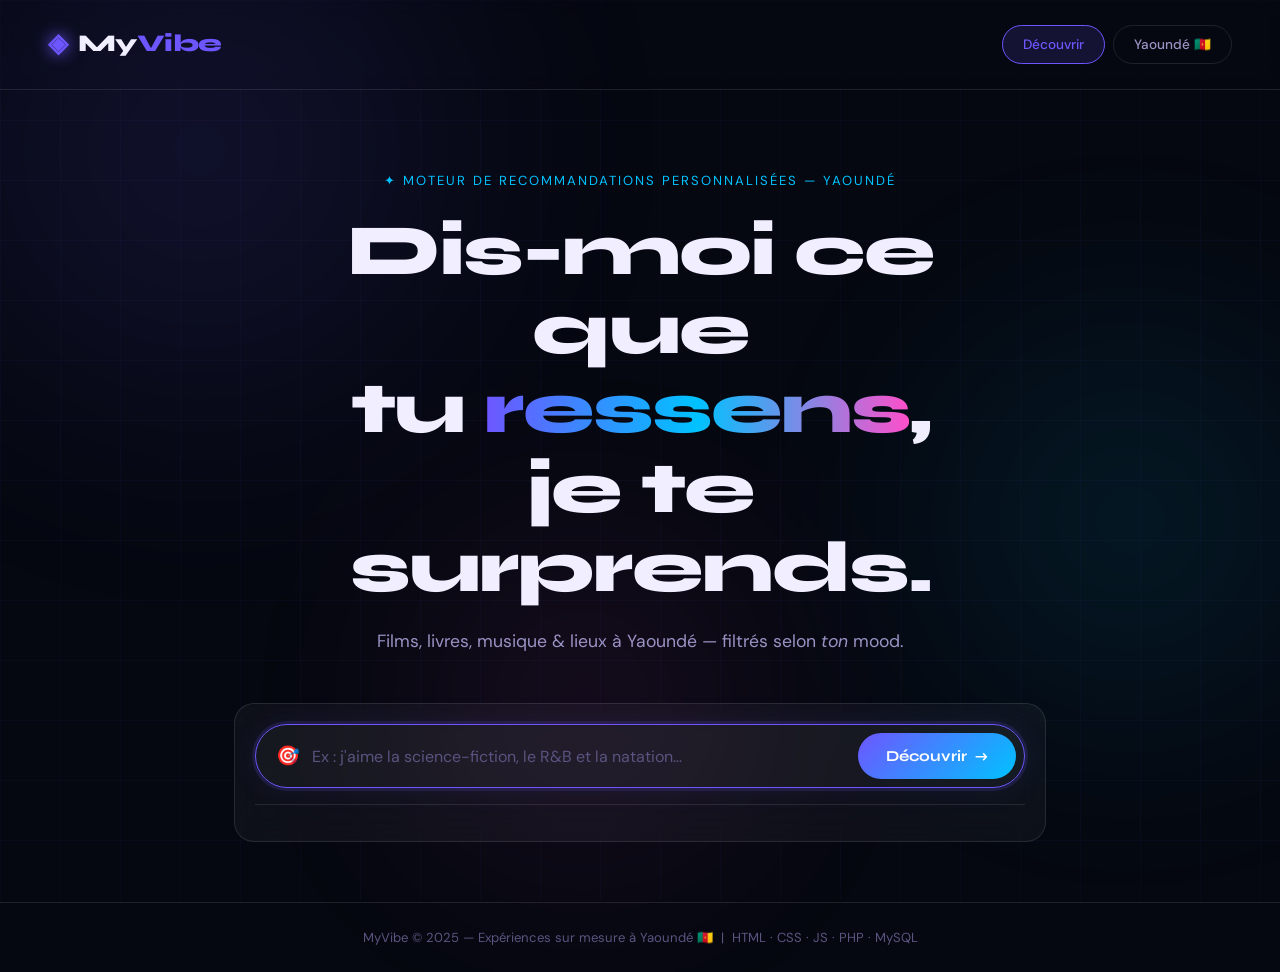
<file: my vibes.html>
<!DOCTYPE html>
<html lang="fr">
<head>
<meta charset="UTF-8"/>
<meta name="viewport" content="width=device-width,initial-scale=1.0"/>
<title>MyVibe — Découvreur d'Expériences</title>
<link rel="preconnect" href="https://fonts.googleapis.com"/>
<link href="https://fonts.googleapis.com/css2?family=Syne:wght@400;600;700;800&family=DM+Sans:wght@300;400;500&display=swap" rel="stylesheet"/>
<style>
*,*::before,*::after{box-sizing:border-box;margin:0;padding:0}
:root{
  --bg-deep:#050810;--bg-card:rgba(255,255,255,0.04);--bg-card-hover:rgba(255,255,255,0.08);
  --border-glass:rgba(255,255,255,0.10);--border-glow:rgba(110,86,255,0.45);
  --neon-purple:#6e56ff;--neon-blue:#00c2ff;--neon-pink:#ff4fca;--neon-green:#0fffa3;
  --text-primary:#f0eeff;--text-secondary:#9a93c4;--text-dim:#5a5480;
  --font-display:'Syne',sans-serif;--font-body:'DM Sans',sans-serif;
  --radius-card:20px;--radius-btn:50px;--blur-glass:16px;
  --transition:0.35s cubic-bezier(.25,.8,.25,1);
}
html{scroll-behavior:smooth}
body{background:var(--bg-deep);color:var(--text-primary);font-family:var(--font-body);font-size:16px;line-height:1.6;min-height:100vh;overflow-x:hidden}
.aurora-bg{position:fixed;inset:0;z-index:0;pointer-events:none}
.aurora{position:absolute;border-radius:50%;filter:blur(120px);opacity:.18;animation:drift 18s ease-in-out infinite alternate}
.aurora-1{width:700px;height:700px;background:radial-gradient(circle,var(--neon-purple),transparent 70%);top:-200px;left:-150px;animation-duration:20s}
.aurora-2{width:500px;height:500px;background:radial-gradient(circle,var(--neon-blue),transparent 70%);top:30%;right:-100px;animation-duration:15s;animation-delay:-5s}
.aurora-3{width:400px;height:400px;background:radial-gradient(circle,var(--neon-pink),transparent 70%);bottom:0;left:30%;animation-duration:22s;animation-delay:-10s}
@keyframes drift{from{transform:translate(0,0) scale(1)}to{transform:translate(40px,60px) scale(1.1)}}
.grid-overlay{position:absolute;inset:0;background-image:linear-gradient(rgba(110,86,255,.04) 1px,transparent 1px),linear-gradient(90deg,rgba(110,86,255,.04) 1px,transparent 1px);background-size:60px 60px}
.glass-card{background:var(--bg-card);backdrop-filter:blur(var(--blur-glass));-webkit-backdrop-filter:blur(var(--blur-glass));border:1px solid var(--border-glass);border-radius:var(--radius-card);transition:border-color var(--transition),box-shadow var(--transition)}
.glass-card:hover{border-color:var(--border-glow);box-shadow:0 0 30px rgba(110,86,255,.12),0 8px 40px rgba(0,0,0,.4)}
.site-header,.hero,.results-section,.site-footer{position:relative;z-index:1}
.site-header{display:flex;align-items:center;justify-content:space-between;padding:24px 48px;border-bottom:1px solid var(--border-glass);backdrop-filter:blur(8px)}
.logo{display:flex;align-items:center;gap:10px;font-family:var(--font-display);font-size:1.5rem;font-weight:800;letter-spacing:-.5px}
.logo-icon{color:var(--neon-purple);font-size:1.6rem;filter:drop-shadow(0 0 8px var(--neon-purple))}
.accent{color:var(--neon-purple)}
.nav-pills{display:flex;gap:8px}
.pill{padding:8px 20px;border-radius:var(--radius-btn);font-size:.85rem;font-weight:500;cursor:pointer;border:1px solid var(--border-glass);color:var(--text-secondary);transition:var(--transition)}
.pill.active,.pill:hover{background:rgba(110,86,255,.15);border-color:var(--neon-purple);color:var(--neon-purple)}
.hero{max-width:860px;margin:0 auto;padding:80px 24px 60px;text-align:center}
.hero-eyebrow{font-size:.82rem;letter-spacing:2px;text-transform:uppercase;color:var(--neon-blue);margin-bottom:20px;opacity:0;animation:fadeUp .6s ease forwards .1s}
.hero-title{font-family:var(--font-display);font-size:clamp(2.5rem,6vw,4.5rem);font-weight:800;line-height:1.1;letter-spacing:-2px;margin-bottom:20px;opacity:0;animation:fadeUp .7s ease forwards .25s}
.gradient-text{background:linear-gradient(90deg,var(--neon-purple),var(--neon-blue),var(--neon-pink));-webkit-background-clip:text;-webkit-text-fill-color:transparent;background-clip:text}
.hero-sub{font-size:1.1rem;color:var(--text-secondary);margin-bottom:48px;opacity:0;animation:fadeUp .7s ease forwards .4s}
.input-zone{padding:20px;opacity:0;animation:fadeUp .7s ease forwards .55s}
.input-wrapper{display:flex;align-items:center;gap:12px;background:rgba(255,255,255,.03);border:1px solid var(--border-glass);border-radius:60px;padding:8px 8px 8px 20px;transition:border-color var(--transition),box-shadow var(--transition)}
.input-wrapper:focus-within{border-color:var(--neon-purple);box-shadow:0 0 0 3px rgba(110,86,255,.15),0 0 30px rgba(110,86,255,.1)}
.input-icon{font-size:1.2rem;flex-shrink:0}
.vibe-input{flex:1;background:transparent;border:none;outline:none;color:var(--text-primary);font-family:var(--font-body);font-size:1rem;caret-color:var(--neon-purple)}
.vibe-input::placeholder{color:var(--text-dim)}
.btn-discover{display:flex;align-items:center;gap:8px;padding:14px 28px;background:linear-gradient(135deg,var(--neon-purple),var(--neon-blue));border:none;border-radius:var(--radius-btn);color:#fff;font-family:var(--font-display);font-size:.95rem;font-weight:700;cursor:pointer;transition:transform .2s ease,box-shadow .2s ease;white-space:nowrap}
.btn-discover:hover{transform:scale(1.04);box-shadow:0 0 20px rgba(110,86,255,.5),0 0 40px rgba(0,194,255,.2)}
.btn-discover:active{transform:scale(.98)}
.btn-arrow{transition:transform .2s ease}
.btn-discover:hover .btn-arrow{transform:translateX(4px)}
.tag-suggestions{display:flex;flex-wrap:wrap;gap:8px;margin-top:16px;padding-top:16px;border-top:1px solid var(--border-glass);min-height:0}
.tag-chip{padding:5px 14px;border-radius:50px;font-size:.78rem;font-weight:500;cursor:pointer;border:1px solid rgba(255,255,255,.1);color:var(--text-secondary);transition:var(--transition)}
.tag-chip:hover{background:rgba(110,86,255,.15);border-color:var(--neon-purple);color:var(--text-primary)}
.loader-wrapper{margin-top:40px;display:flex;flex-direction:column;align-items:center;gap:16px}
.loader-ring{width:48px;height:48px;border:3px solid rgba(110,86,255,.2);border-top-color:var(--neon-purple);border-radius:50%;animation:spin .8s linear infinite}
@keyframes spin{to{transform:rotate(360deg)}}
.loader-text{color:var(--text-secondary);font-size:.9rem;letter-spacing:1px}
.results-section{max-width:1100px;margin:0 auto;padding:0 24px 80px}
.results-header{text-align:center;margin-bottom:32px}
.results-title{font-family:var(--font-display);font-size:clamp(1.6rem,3vw,2.4rem);font-weight:800;letter-spacing:-1px}
.results-sub{color:var(--text-secondary);margin-top:8px}
.detected-tags-wrapper{display:flex;flex-wrap:wrap;gap:10px;justify-content:center;margin-bottom:40px}
.detected-tag{display:flex;align-items:center;gap:6px;padding:6px 16px;border-radius:50px;font-size:.82rem;font-weight:600;animation:popIn .4s ease}
.detected-tag.cat-book{background:rgba(110,86,255,.15);border:1px solid rgba(110,86,255,.4);color:#a899ff}
.detected-tag.cat-music{background:rgba(0,194,255,.12);border:1px solid rgba(0,194,255,.35);color:#70d9ff}
.detected-tag.cat-place{background:rgba(15,255,163,.10);border:1px solid rgba(15,255,163,.3);color:#5fffc5}
.detected-tag.cat-film{background:rgba(255,79,202,.10);border:1px solid rgba(255,79,202,.3);color:#ff90d8}
.detected-tag.cat-other{background:rgba(255,255,255,.06);border:1px solid var(--border-glass);color:var(--text-secondary)}
.cards-grid{display:grid;grid-template-columns:repeat(auto-fit,minmax(300px,1fr));gap:24px}
.rec-card{position:relative;padding:28px;display:flex;flex-direction:column;gap:16px;overflow:hidden;opacity:0;transform:translateY(24px);animation:cardIn .5s ease forwards}
.rec-card::before{content:'';position:absolute;inset:0;border-radius:var(--radius-card);background:var(--card-accent,transparent);opacity:.06;pointer-events:none}
.rec-card.type-book{--card-accent:var(--neon-purple)}
.rec-card.type-music{--card-accent:var(--neon-blue)}
.rec-card.type-place{--card-accent:var(--neon-green)}
.rec-card.type-film{--card-accent:var(--neon-pink)}
.rec-card::after{content:'';position:absolute;top:0;left:20px;right:20px;height:1px;background:linear-gradient(90deg,transparent,var(--card-accent,var(--neon-purple)),transparent);opacity:.5}
.card-header{display:flex;align-items:flex-start;gap:16px}
.card-icon-wrap{width:54px;height:54px;border-radius:14px;display:flex;align-items:center;justify-content:center;font-size:1.6rem;flex-shrink:0}
.type-book .card-icon-wrap{background:rgba(110,86,255,.18)}
.type-music .card-icon-wrap{background:rgba(0,194,255,.15)}
.type-place .card-icon-wrap{background:rgba(15,255,163,.12)}
.type-film .card-icon-wrap{background:rgba(255,79,202,.12)}
.card-meta{flex:1}
.card-category{font-size:.72rem;font-weight:700;letter-spacing:2px;text-transform:uppercase;margin-bottom:4px}
.type-book .card-category{color:var(--neon-purple)}
.type-music .card-category{color:var(--neon-blue)}
.type-place .card-category{color:var(--neon-green)}
.type-film .card-category{color:var(--neon-pink)}
.card-title{font-family:var(--font-display);font-size:1.1rem;font-weight:700;line-height:1.3;color:var(--text-primary)}
.card-author{font-size:.82rem;color:var(--text-secondary);margin-top:2px}
.card-desc{font-size:.88rem;color:var(--text-secondary);line-height:1.6;flex:1}
.card-score{display:flex;align-items:center;gap:8px}
.score-bar-bg{flex:1;height:4px;background:rgba(255,255,255,.08);border-radius:99px;overflow:hidden}
.score-bar-fill{height:100%;border-radius:99px;background:linear-gradient(90deg,var(--neon-purple),var(--neon-blue));transition:width 1s ease}
.score-label{font-size:.75rem;font-weight:700;color:var(--text-secondary);white-space:nowrap}
.card-tags{display:flex;flex-wrap:wrap;gap:6px}
.card-tag{padding:3px 10px;border-radius:50px;font-size:.72rem;background:rgba(255,255,255,.06);border:1px solid var(--border-glass);color:var(--text-dim)}
.btn-voir-plus{align-self:flex-start;padding:10px 22px;border-radius:var(--radius-btn);border:1px solid var(--border-glass);background:rgba(255,255,255,.04);color:var(--text-primary);font-family:var(--font-body);font-size:.85rem;font-weight:500;cursor:pointer;transition:var(--transition)}
.type-book .btn-voir-plus:hover{border-color:var(--neon-purple);color:var(--neon-purple);background:rgba(110,86,255,.1)}
.type-music .btn-voir-plus:hover{border-color:var(--neon-blue);color:var(--neon-blue);background:rgba(0,194,255,.1)}
.type-place .btn-voir-plus:hover{border-color:var(--neon-green);color:var(--neon-green);background:rgba(15,255,163,.08)}
.type-film .btn-voir-plus:hover{border-color:var(--neon-pink);color:var(--neon-pink);background:rgba(255,79,202,.08)}
.reset-zone{text-align:center;margin-top:48px}
.btn-reset{padding:12px 32px;border-radius:var(--radius-btn);background:transparent;border:1px solid var(--border-glass);color:var(--text-secondary);font-family:var(--font-body);font-size:.9rem;cursor:pointer;transition:var(--transition)}
.btn-reset:hover{border-color:var(--neon-purple);color:var(--text-primary)}
.modal-overlay{position:fixed;inset:0;background:rgba(5,8,16,.85);backdrop-filter:blur(6px);z-index:100;display:flex;align-items:center;justify-content:center;padding:20px;animation:fadeIn .25s ease}
.modal{max-width:560px;width:100%;padding:36px;position:relative;animation:popIn .35s ease}
.modal-close{position:absolute;top:16px;right:20px;background:transparent;border:none;color:var(--text-secondary);font-size:1.1rem;cursor:pointer;transition:color .2s}
.modal-close:hover{color:var(--text-primary)}
.modal-title{font-family:var(--font-display);font-size:1.5rem;font-weight:800;margin-bottom:12px}
.modal-detail{color:var(--text-secondary);font-size:.92rem;line-height:1.7}
.modal-location{display:flex;align-items:center;gap:8px;margin-top:16px;padding:12px 16px;border-radius:12px;background:rgba(15,255,163,.08);border:1px solid rgba(15,255,163,.2);font-size:.88rem;color:var(--neon-green)}
.site-footer{text-align:center;padding:24px;border-top:1px solid var(--border-glass);color:var(--text-dim);font-size:.82rem;position:relative;z-index:1}
@keyframes fadeUp{from{opacity:0;transform:translateY(20px)}to{opacity:1;transform:translateY(0)}}
@keyframes fadeIn{from{opacity:0}to{opacity:1}}
@keyframes popIn{from{opacity:0;transform:scale(.92) translateY(16px)}to{opacity:1;transform:scale(1) translateY(0)}}
@keyframes cardIn{from{opacity:0;transform:translateY(24px)}to{opacity:1;transform:translateY(0)}}
@keyframes shake{0%,100%{transform:translateX(0)}20%{transform:translateX(-8px)}40%{transform:translateX(8px)}60%{transform:translateX(-5px)}80%{transform:translateX(5px)}}
@media(max-width:768px){.site-header{padding:16px 20px}.hero{padding:50px 16px 40px}.input-wrapper{flex-wrap:wrap;border-radius:20px;padding:14px}.btn-discover{width:100%;justify-content:center}.cards-grid{grid-template-columns:1fr}.results-section{padding:0 16px 60px}}
</style>
</head>
<body>

<div class="aurora-bg">
  <div class="aurora aurora-1"></div>
  <div class="aurora aurora-2"></div>
  <div class="aurora aurora-3"></div>
  <div class="grid-overlay"></div>
</div>

<header class="site-header">
  <div class="logo">
    <span class="logo-icon">◈</span>
    <span class="logo-text">My<span class="accent">Vibe</span></span>
  </div>
  <nav class="nav-pills">
    <span class="pill active">Découvrir</span>
    <span class="pill">Yaoundé 🇨🇲</span>
  </nav>
</header>

<section class="hero">
  <p class="hero-eyebrow">✦ Moteur de recommandations personnalisées — Yaoundé</p>
  <h1 class="hero-title">
    Dis-moi ce que<br/>
    tu <span class="gradient-text">ressens</span>,<br/>
    je te surprends.
  </h1>
  <p class="hero-sub">Films, livres, musique & lieux à Yaoundé — filtrés selon <em>ton</em> mood.</p>

  <div class="input-zone glass-card">
    <div class="input-wrapper">
      <span class="input-icon">🎯</span>
      <input type="text" id="userInput" class="vibe-input"
        placeholder="Ex : j'aime la science-fiction, le R&B et la natation…"
        autocomplete="off"/>
      <button id="discoverBtn" class="btn-discover">
        <span class="btn-text">Découvrir</span>
        <span class="btn-arrow">→</span>
      </button>
    </div>
    <div class="tag-suggestions" id="tagSuggestions"></div>
  </div>

  <div class="loader-wrapper" id="loader" style="display:none">
    <div class="loader-ring"></div>
    <p class="loader-text">Analyse de ton vibe en cours…</p>
  </div>
</section>

<section class="results-section" id="resultsSection" style="display:none">
  <div class="results-header">
    <h2 class="results-title">Recommandations pour toi ✦</h2>
    <p class="results-sub" id="resultsMood"></p>
  </div>
  <div class="detected-tags-wrapper" id="detectedTagsWrapper"></div>
  <div class="cards-grid" id="cardsGrid"></div>
  <div class="reset-zone">
    <button class="btn-reset" id="resetBtn">↩ Changer mon vibe</button>
  </div>
</section>

<div class="modal-overlay" id="modalOverlay" style="display:none">
  <div class="modal glass-card" id="modalContent">
    <button class="modal-close" id="modalClose">✕</button>
    <div id="modalBody"></div>
  </div>
</div>

<footer class="site-footer">
  <p>MyVibe © 2025 — Expériences sur mesure à Yaoundé 🇨🇲 &nbsp;|&nbsp; HTML · CSS · JS · PHP · MySQL</p>
</footer>

<script>
/* ================================================================
   DATABASE.JS — Membre 4 : Données (Films, Livres, Lieux Yaoundé)
================================================================ */
const DB = {
  media:[
    {id:'b01',type:'book',titre:'Fondation',auteur:'Isaac Asimov',description:'Une saga épique où un mathématicien tente de préserver la civilisation galactique à travers les âges sombres.',tags:['science-fiction','espace','futur','technologie','galaxie'],emoji:'📚',detail:'Premier tome de la série Fondation. Prix Hugo du meilleur roman de tous les temps. Un chef-d\'œuvre SF incontournable.'},
    {id:'b02',type:'book',titre:'Dune',auteur:'Frank Herbert',description:'Sur une planète désertique, un jeune homme devient le messie d\'un peuple nomade au destin cosmique.',tags:['science-fiction','aventure','politique','désert','futur'],emoji:'📚',detail:'Roman culte adapté au cinéma. Une œuvre monumentale sur le pouvoir, l\'écologie et la destinée humaine.'},
    {id:'b03',type:'book',titre:'Americanah',auteur:'Chimamanda Ngozi Adichie',description:'Le parcours émouvant d\'une femme nigériane entre Lagos, Londres et New York, naviguant identité et amour.',tags:['romance','afrique','identité','société','diaspora'],emoji:'📚',detail:'Primé au National Book Critics Circle. Un roman puissant sur la race, l\'amour et l\'identité africaine dans le monde.'},
    {id:'b04',type:'book',titre:'Le Soleil des Indépendances',auteur:'Ahmadou Kourouma',description:'La désillusion d\'un prince africain face aux indépendances postcoloniales, entre tradition et modernité.',tags:['afrique','histoire','société','politique','culture'],emoji:'📚',detail:'Œuvre fondatrice de la littérature africaine francophone. Kourouma révolutionne le français avec les rythmes du malinké.'},
    {id:'b05',type:'book',titre:'Atomic Habits',auteur:'James Clear',description:'Comment de minuscules habitudes transforment radicalement votre vie — la science derrière les comportements.',tags:['développement personnel','productivité','habitudes','psychologie','motivation'],emoji:'📚',detail:'Best-seller mondial traduit en 50 langues. Guide pratique et scientifique pour construire de bonnes habitudes.'},
    {id:'b06',type:'book',titre:'Thinking, Fast and Slow',auteur:'Daniel Kahneman',description:'Le Prix Nobel explore nos deux systèmes de pensée : l\'un rapide et intuitif, l\'autre lent et rationnel.',tags:['psychologie','science','philosophie','cerveau','décision'],emoji:'📚',detail:'Révélation sur le fonctionnement de l\'esprit humain. Indispensable pour comprendre nos décisions.'},
    {id:'b07',type:'book',titre:'Purple Hibiscus',auteur:'Chimamanda Ngozi Adichie',description:'Dans une famille nigériane sous emprise d\'un père tyrannique, une adolescente découvre la liberté.',tags:['afrique','famille','liberté','romance','société'],emoji:'📚',detail:'Premier roman bouleversant d\'Adichie sur la violence domestique et l\'émancipation féminine.'},
    {id:'b08',type:'book',titre:'The Hitchhiker\'s Guide',auteur:'Douglas Adams',description:'Après la destruction de la Terre pour une autoroute galactique, un humain dérive dans le cosmos.',tags:['science-fiction','humour','aventure','espace','comédie'],emoji:'📚',detail:'Comédie SF culte. La réponse à la grande question de la vie est : 42.'},
    {id:'m01',type:'music',titre:'SOS',auteur:'SZA',description:'Un album R&B introspectif où SZA explore l\'amour, la trahison et la renaissance avec une voix cristalline.',tags:['r&b','soul','pop','romance','émotions'],emoji:'🎵',detail:'Album de l\'année 2023 selon plusieurs médias. 23 titres d\'une beauté brute. Écoute "Kill Bill" et "Snooze".'},
    {id:'m02',type:'music',titre:'After Hours',auteur:'The Weeknd',description:'Une plongée nocturne dans la mélancolie et l\'excès — synthpop dark et voix envoûtante.',tags:['r&b','pop','électronique','nuit','mélancolie'],emoji:'🎵',detail:'Inclut "Blinding Lights", l\'un des singles les plus streamés de l\'histoire. Ambiance cinématographique.'},
    {id:'m03',type:'music',titre:'Apollo',auteur:'Salatiel',description:'Le génie camerounais mêle afrobeats, R&B et sons du monde pour une signature musicale unique.',tags:['afrobeats','cameroun','r&b','afrique','danse'],emoji:'🎵',detail:'Producteur de Yaoundé, collaborateur de Beyoncé sur "Lion King: The Gift". Fierté camerounaise.'},
    {id:'m04',type:'music',titre:'Made in Lagos',auteur:'Wizkid',description:'Afrobeats doux et envoûtant — Wizkid pose une ambiance sensuelle et solaire depuis Lagos vers le monde.',tags:['afrobeats','afrique','danse','romance','fête'],emoji:'🎵',detail:'"Essence" feat. Tems est devenu un hymne planétaire. L\'album qui a propulsé l\'afrobeats mondialement.'},
    {id:'m05',type:'music',titre:'To Pimp a Butterfly',auteur:'Kendrick Lamar',description:'Manifeste jazz-funk-rap sur la race, l\'identité et la condition noire en Amérique.',tags:['rap','hip-hop','jazz','société','engagé'],emoji:'🎵',detail:'Considéré comme l\'un des meilleurs albums de tous les temps. Une expérience musicale et intellectuelle.'},
    {id:'m06',type:'music',titre:'Folklore',auteur:'Taylor Swift',description:'Album indie-folk contemplatif, rempli d\'histoires fictives et de nostalgie douce.',tags:['pop','folk','romance','émotions','indie'],emoji:'🎵',detail:'Album de l\'année aux Grammy 2021. "august" et "exile" sont des bijoux musicaux.'},
    {id:'f01',type:'film',titre:'Interstellar',auteur:'Christopher Nolan',description:'Des astronautes traversent un trou de ver pour sauver l\'humanité — entre physique et amour paternel.',tags:['science-fiction','espace','aventure','futur','émotion'],emoji:'🎬',detail:'Chef-d\'œuvre de Nolan avec Hans Zimmer. Les théories sur la relativité y sont scientifiquement exactes.'},
    {id:'f02',type:'film',titre:'Black Panther',auteur:'Ryan Coogler',description:'Le roi du Wakanda affronte les menaces sur son trône technologique — ode à l\'Afrique.',tags:['afrique','aventure','action','société','super-héros'],emoji:'🎬',detail:'Premier film de super-héros nominé à l\'Oscar du meilleur film. Révolution culturelle cinématographique.'},
    {id:'f03',type:'film',titre:'Soul',auteur:'Pete Docter / Pixar',description:'Un musicien de jazz décède avant son grand concert et explore le sens de la vie dans l\'au-delà.',tags:['animation','musique','philosophie','jazz','émotion'],emoji:'🎬',detail:'Oscar du meilleur film d\'animation 2021. Une méditation profonde sur ce qui donne sens à notre existence.'},
    {id:'f04',type:'film',titre:'Get Out',auteur:'Jordan Peele',description:'Un jeune homme noir rencontre la famille blanche de sa petite amie — tension insidieuse et horreur sociale.',tags:['thriller','horreur','société','psychologie','suspense'],emoji:'🎬',detail:'Budget 4,5M$, recettes 255M$. Commentaire brillant sur le racisme systémique américain.'},
    {id:'f05',type:'film',titre:'La La Land',auteur:'Damien Chazelle',description:'Deux artistes à Los Angeles s\'aiment le temps d\'un rêve entre jazz, danse et ambitions contrariées.',tags:['romance','musique','danse','jazz','émotion'],emoji:'🎬',detail:'6 Oscars. Un musical mélancolique sur le prix des rêves. Emma Stone est sublime.'},
    {id:'f06',type:'film',titre:'The Matrix',auteur:'Wachowski',description:'Un hacker découvre que la réalité est une simulation et se lève pour libérer l\'humanité.',tags:['science-fiction','action','philosophie','technologie','futur'],emoji:'🎬',detail:'Film fondateur du cyberpunk cinématographique. La pilule rouge ou bleue ?'},
  ],
  lieux:[
    {id:'l01',nom:'Piscine Omnisports de Yaoundé',categorie:'Sport aquatique',quartier:'Mfandena',adresse:'Complexe Sportif Omnisports, Mfandena, Yaoundé',description:'Piscine semi-olympique idéale pour nager, s\'entraîner ou se détendre.',detail:'Horaires : 7h-19h. Tarif : 1 000 - 2 000 FCFA. Idéal pour nageurs réguliers.',tags:['natation','eau','sport','fitness','santé']},
    {id:'l02',nom:'Bibliothèque Nationale du Cameroun',categorie:'Culture & Lecture',quartier:'Nlongkak',adresse:'Avenue de l\'Indépendance, Nlongkak, Yaoundé',description:'Des milliers d\'ouvrages africains et internationaux dans un espace studieux.',detail:'Accès gratuit avec inscription. Salle de lecture calme et climatisée.',tags:['lecture','livres','culture','étude','afrique']},
    {id:'l03',nom:'Canal Olympia Yaoundé',categorie:'Cinéma',quartier:'Bastos',adresse:'Quartier Bastos, Yaoundé',description:'Salle de cinéma moderne diffusant les derniers films africains et internationaux.',detail:'Écran géant, son Dolby. Séances 14h, 17h, 20h. Tarif : 3 500 FCFA.',tags:['cinéma','film','culture','divertissement','sortie']},
    {id:'l04',nom:'Salle de Fitness Le Olympe',categorie:'Sport & Fitness',quartier:'Bastos',adresse:'Rue Nachtigal, Bastos, Yaoundé',description:'Salle de sport haut de gamme avec équipements modernes et coaches certifiés.',detail:'Cours yoga, zumba, kickboxing. Abonnement : 15 000 - 25 000 FCFA/mois.',tags:['fitness','musculation','sport','santé','yoga']},
    {id:'l05',nom:'Le Hilton Yaoundé — Lounge',categorie:'Musique Live',quartier:'Centre-ville',adresse:'Boulevard du 20 Mai, Centre-ville, Yaoundé',description:'Bar panoramique avec musique live, cocktails raffinés et vue sur Yaoundé.',detail:'Soirées musicales vendredi et samedi. Cocktails dès 4 000 FCFA.',tags:['musique','jazz','détente','sortie','lounge','r&b']},
    {id:'l06',nom:'Musée National du Cameroun',categorie:'Culture & Histoire',quartier:'Quartier du Lac',adresse:'Quartier du Lac, Yaoundé',description:'Ancien palais présidentiel — art, histoire et traditions des 280 ethnies du Cameroun.',detail:'Ouvert mar-dim 10h-17h. Entrée : 2 000 FCFA. Guide disponible.',tags:['culture','histoire','afrique','art','musée']},
    {id:'l07',nom:'Parc Mvog-Betsi — Running',categorie:'Sport Outdoor',quartier:'Mvog-Betsi',adresse:'Parc Zoologique de Mvog-Betsi, Yaoundé',description:'Pistes de jogging boisées — courir, vélo ou méditation en plein air.',detail:'Accès gratuit. Piste 3km. Très fréquenté 6h-8h.',tags:['running','sport','nature','plein air','santé','fitness']},
    {id:'l08',nom:'Institut Français du Cameroun',categorie:'Culture & Spectacles',quartier:'Hippodrome',adresse:'Avenue du Dr Jamot, Hippodrome, Yaoundé',description:'Concerts, expositions, projections de films et ateliers artistiques.',detail:'Médiathèque gratuite, soirées jazz, cours de français.',tags:['culture','musique','cinéma','art','concert','exposition']},
    {id:'l09',nom:'Stade Omnisports — Athlétisme',categorie:'Athlétisme',quartier:'Mfandena',adresse:'Stade Omnisports de Yaoundé, Mfandena',description:'Piste d\'athlétisme homologuée pour sprint, course de fond et sauts.',detail:'Ouvert matin et fin d\'après-midi. Accès clubs Fécaathlé.',tags:['sport','running','athlétisme','fitness','santé']},
    {id:'l10',nom:'Café de l\'Arbre à Palabres',categorie:'Café & Lecture',quartier:'Odza',adresse:'Quartier Odza, Yaoundé',description:'Café littéraire avec bibliothèque, discussions culturelles et ambiance décontractée.',detail:'Wi-Fi gratuit. Club de lecture chaque dimanche 15h.',tags:['lecture','café','culture','détente','discussion']},
  ]
};

/* ================================================================
   ENGINE.JS — Membre 3 : Algorithme de recommandation
================================================================ */
const RecommendationEngine=(()=>{
  const MAP={
    'science-fiction':['science-fiction','espace','futur','technologie'],
    'sf':['science-fiction','espace','futur'],'scifi':['science-fiction','espace','futur'],
    'espace':['science-fiction','espace','aventure'],'futur':['science-fiction','futur','technologie'],
    'technologie':['technologie','science-fiction','futur'],'robot':['science-fiction','technologie'],
    'r&b':['r&b','soul','pop','romance'],'rnb':['r&b','soul','romance'],
    'musique':['musique','jazz','pop','concert'],'jazz':['jazz','musique','classique'],
    'rap':['rap','hip-hop','société'],'hip-hop':['hip-hop','rap'],
    'afrobeats':['afrobeats','afrique','danse'],'pop':['pop','danse','fête'],
    'classique':['classique','symphonie','instrumental'],
    'natation':['natation','eau','sport','fitness'],'nager':['natation','eau','sport'],
    'piscine':['natation','eau','sport'],'sport':['sport','fitness','santé'],
    'fitness':['fitness','musculation','sport','santé'],'running':['running','sport','plein air'],
    'courir':['running','sport','plein air'],'yoga':['yoga','fitness','santé'],
    'gym':['fitness','musculation','sport'],'athlétisme':['athlétisme','sport','running'],
    'lecture':['lecture','livres','culture'],'lire':['lecture','livres','culture'],
    'livre':['lecture','livres','culture'],'film':['film','cinéma','divertissement'],
    'cinéma':['cinéma','film','divertissement'],'cinema':['cinéma','film'],
    'art':['art','culture','musée'],'musée':['musée','culture','histoire'],
    'histoire':['histoire','culture','afrique'],'voyage':['aventure','culture','nature'],
    'nature':['nature','plein air','randonnée'],
    'romantique':['romance','émotion','musique'],'romance':['romance','émotion'],
    'mélancolie':['mélancolie','émotion','musique'],'détente':['détente','lounge','musique'],
    'fête':['fête','danse','musique'],'danse':['danse','fête','afrobeats'],
    'calme':['détente','lecture','nature'],'aventure':['aventure','action','science-fiction'],
    'horreur':['horreur','thriller','suspense'],'suspense':['suspense','thriller','horreur'],
    'thriller':['thriller','horreur','suspense'],
    'afrique':['afrique','culture','histoire'],'cameroun':['afrique','afrobeats','culture'],
    'philosophie':['philosophie','science','psychologie'],'psychologie':['psychologie','science','cerveau'],
    'société':['société','politique','engagé'],'engagé':['engagé','société','philosophie'],
    'animation':['animation','film','enfants'],'humour':['humour','comédie'],
  };
  const STOP=new Set(['je','j','aime','adore','aussi','et','le','la','les','un','une','des','de','du','au','en','sur','pour','avec','sans','mais','ou','si','que','qui','ce','suis','tres','vraiment','beaucoup','passion','fan','me','ma','mon','mes','grand','petit','nouveau','vieux']);
  function parse(raw){
    let t=raw.toLowerCase().normalize('NFD').replace(/[\u0300-\u036f]/g,'').replace(/[^a-z0-9\s\-&]/g,' ');
    const tokens=[...new Set(t.split(/[\s,;.!?()+]+/).map(x=>x.trim()).filter(x=>x.length>1&&!STOP.has(x)))];
    const tags=new Set(),kw=[];
    tokens.forEach(tok=>{
      if(MAP[tok]){MAP[tok].forEach(g=>tags.add(g));kw.push(tok);}
      else{
        Object.keys(MAP).forEach(k=>{
          if(k.includes(tok)||tok.includes(k)){MAP[k].forEach(g=>tags.add(g));if(!kw.includes(tok))kw.push(tok);}
        });
        tags.add(tok);
      }
    });
    return{tags:[...tags],keywords:[...new Set(kw)]};
  }
  function score(item,uTags){
    if(!uTags.length||!item.tags.length)return 0;
    let m=0;
    uTags.forEach(u=>item.tags.forEach(i=>{if(i===u)m+=2;else if(i.includes(u)||u.includes(i))m+=1;}));
    return Math.min(100,Math.round((m/(uTags.length*2))*100));
  }
  function recommend(input){
    const{tags,keywords}=parse(input);
    if(!tags.length)return{tags:[],keywords:[],results:[]};
    const all=[
      ...DB.media.map(x=>({...x,displayType:x.type,name:x.titre,sub:x.auteur})),
      ...DB.lieux.map(x=>({...x,displayType:'place',name:x.nom,sub:`${x.categorie} — ${x.quartier}`}))
    ];
    const scored=all.map(x=>({...x,score:score(x,tags)})).filter(x=>x.score>0).sort((a,b)=>b.score-a.score);
    const cats={book:null,music:null,film:null,place:null},results=[],used=new Set();
    scored.forEach(x=>{if(cats[x.displayType]===null&&!used.has(x.id)){cats[x.displayType]=x;results.push(x);used.add(x.id);}});
    scored.forEach(x=>{if(results.length>=6)return;if(!used.has(x.id)&&x.score>=10){results.push(x);used.add(x.id);}});
    if(results.length<3)all.forEach(x=>{if(results.length>=4)return;if(!used.has(x.id)){results.push({...x,score:5});used.add(x.id);}});
    return{tags,keywords,results:results.slice(0,6)};
  }
  return{recommend,parse};
})();

/* ================================================================
   UI.JS — Membre 2 : Rendu dynamique et interactivité
================================================================ */
const UI=(()=>{
  const CFG={book:{label:'📚 Livre',css:'type-book',emoji:'📚'},music:{label:'🎵 Musique',css:'type-music',emoji:'🎵'},film:{label:'🎬 Film',css:'type-film',emoji:'🎬'},place:{label:'📍 Lieu',css:'type-place',emoji:'📍'}};
  function esc(s){const d=document.createElement('div');d.textContent=s||'';return d.innerHTML;}
  function catCls(t){t=t.toLowerCase();if(['science-fiction','livre','lecture','philosophie','psychologie'].some(k=>t.includes(k)))return'cat-book';if(['r&b','musique','jazz','rap','afrobeats','pop','soul'].some(k=>t.includes(k)))return'cat-music';if(['film','cinéma','thriller','animation','horreur'].some(k=>t.includes(k)))return'cat-film';if(['natation','sport','fitness','running','yoga','lieu','nature'].some(k=>t.includes(k)))return'cat-place';return'cat-other';}
  function tagEmoji(t){t=t.toLowerCase();if(t.includes('musique')||t.includes('r&b')||t.includes('jazz'))return'🎵';if(t.includes('sport')||t.includes('fitness')||t.includes('running'))return'🏃';if(t.includes('natation')||t.includes('piscine'))return'🏊';if(t.includes('film')||t.includes('cinéma'))return'🎬';if(t.includes('livre')||t.includes('lecture'))return'📚';if(t.includes('science')||t.includes('futur'))return'🚀';if(t.includes('afrique')||t.includes('cameroun'))return'🌍';if(t.includes('amour')||t.includes('romance'))return'💜';if(t.includes('nature'))return'🌿';return'✦';}
  function renderCards(results){
    const g=document.getElementById('cardsGrid');g.innerHTML='';
    results.forEach((item,i)=>{
      const c=CFG[item.displayType]||CFG.book,sc=item.score||0;
      const el=document.createElement('div');
      el.className=`rec-card glass-card ${c.css}`;
      el.style.animationDelay=`${i*0.1}s`;
      el.innerHTML=`<div class="card-header"><div class="card-icon-wrap">${c.emoji}</div><div class="card-meta"><div class="card-category">${c.label}</div><div class="card-title">${esc(item.name||item.titre||item.nom)}</div>${item.sub?`<div class="card-author">${esc(item.sub)}</div>`:''}</div></div><p class="card-desc">${esc(item.description||'')}</p><div class="card-score"><div class="score-bar-bg"><div class="score-bar-fill" style="width:0%" data-target="${Math.max(sc,12)}%"></div></div><span class="score-label">Match ${sc}%</span></div><div class="card-tags">${(item.tags||[]).slice(0,4).map(t=>`<span class="card-tag">${esc(t)}</span>`).join('')}</div><button class="btn-voir-plus" data-idx="${i}">Voir plus →</button>`;
      g.appendChild(el);
      setTimeout(()=>{const f=el.querySelector('.score-bar-fill');f.style.width=f.dataset.target;},200+i*100);
      el.querySelector('.btn-voir-plus').addEventListener('click',()=>openModal(item));
    });
  }
  function renderDetectedTags(tags,kw){
    const w=document.getElementById('detectedTagsWrapper');w.innerHTML='';
    const disp=kw.length?kw:tags.slice(0,8);
    disp.slice(0,10).forEach((t,i)=>{
      const s=document.createElement('span');
      s.className=`detected-tag ${catCls(t)}`;s.style.animationDelay=`${i*0.06}s`;
      s.innerHTML=`<span>${tagEmoji(t)}</span> ${esc(t)}`;w.appendChild(s);
    });
    const m=document.getElementById('resultsMood');
    m.textContent=kw.length?`Basé sur ton intérêt pour : ${kw.slice(0,3).join(', ')}`:`${tags.length} intérêts détectés`;
  }
  function renderSuggestions(q){
    const c=document.getElementById('tagSuggestions');
    if(!q||q.length<2){c.innerHTML='';return;}
    const sugg=['science-fiction','R&B','natation','jazz','afrobeats','lecture','cinéma','running','romance','yoga','hip-hop','aventure','technologie','philosophie'].filter(s=>!q.toLowerCase().includes(s.toLowerCase())).slice(0,6);
    c.innerHTML=sugg.map(s=>`<span class="tag-chip" data-v="${s}">${s}</span>`).join('');
    c.querySelectorAll('.tag-chip').forEach(ch=>ch.addEventListener('click',()=>{
      const inp=document.getElementById('userInput');
      inp.value=inp.value?inp.value.trim()+', '+ch.dataset.v:ch.dataset.v;
      inp.focus();renderSuggestions('');
    }));
  }
  function openModal(item){
    const o=document.getElementById('modalOverlay'),b=document.getElementById('modalBody');
    const c=CFG[item.displayType]||CFG.book,isPlace=item.displayType==='place';
    b.innerHTML=`<div class="card-category" style="margin-bottom:10px">${c.label}</div><h2 class="modal-title">${esc(item.name||item.titre||item.nom)}</h2>${item.sub?`<p style="color:var(--text-secondary);margin-bottom:16px">${esc(item.sub)}</p>`:''}<p class="modal-detail">${esc(item.detail||item.description||'')}</p>${isPlace&&item.adresse?`<div class="modal-location">📍 <strong>${esc(item.adresse)}</strong></div>`:''}<div style="margin-top:20px;display:flex;flex-wrap:wrap;gap:8px">${(item.tags||[]).map(t=>`<span class="card-tag">${esc(t)}</span>`).join('')}</div>`;
    o.style.display='flex';document.body.style.overflow='hidden';
  }
  function closeModal(){document.getElementById('modalOverlay').style.display='none';document.body.style.overflow='';}
  return{renderCards,renderDetectedTags,renderSuggestions,openModal,closeModal,showLoader:()=>document.getElementById('loader').style.display='flex',hideLoader:()=>document.getElementById('loader').style.display='none',showResults:()=>{const s=document.getElementById('resultsSection');s.style.display='block';s.scrollIntoView({behavior:'smooth',block:'start'});},hideResults:()=>{document.getElementById('resultsSection').style.display='none';document.getElementById('cardsGrid').innerHTML='';document.getElementById('detectedTagsWrapper').innerHTML='';}};
})();

/* ================================================================
   APP.JS — Membre 2/5 : Orchestrateur principal
================================================================ */
document.addEventListener('DOMContentLoaded',()=>{
  const inp=document.getElementById('userInput');
  let dt;
  inp.addEventListener('input',()=>{clearTimeout(dt);dt=setTimeout(()=>UI.renderSuggestions(inp.value),300);});
  inp.addEventListener('keydown',e=>{if(e.key==='Enter')handle();});
  document.getElementById('discoverBtn').addEventListener('click',handle);
  document.getElementById('resetBtn').addEventListener('click',()=>{UI.hideResults();inp.value='';inp.focus();document.getElementById('tagSuggestions').innerHTML='';window.scrollTo({top:0,behavior:'smooth'});});
  document.getElementById('modalClose').addEventListener('click',UI.closeModal);
  document.getElementById('modalOverlay').addEventListener('click',e=>{if(e.target===document.getElementById('modalOverlay'))UI.closeModal();});
  document.addEventListener('keydown',e=>{if(e.key==='Escape')UI.closeModal();});

  async function handle(){
    const v=inp.value.trim();
    if(!v||v.length<3){shake();return;}
    UI.hideResults();UI.showLoader();
    await new Promise(r=>setTimeout(r,900+Math.random()*600));
    UI.hideLoader();
    const data=RecommendationEngine.recommend(v);
    if(!data.results.length){showEmpty();return;}
    UI.renderDetectedTags(data.tags,data.keywords);
    UI.renderCards(data.results);
    UI.showResults();
  }
  function shake(){const w=document.querySelector('.input-wrapper');w.style.borderColor='var(--neon-pink)';w.style.animation='shake .4s ease';setTimeout(()=>{w.style.animation='';w.style.borderColor='';},500);}
  function showEmpty(){const s=document.getElementById('resultsSection');document.getElementById('cardsGrid').innerHTML=`<div style="grid-column:1/-1;text-align:center;padding:48px 0;color:var(--text-secondary)"><div style="font-size:3rem;margin-bottom:16px">🤔</div><h3 style="font-family:var(--font-display);margin-bottom:8px">Hmm, vibe inconnu !</h3><p>Essaie : <em>science-fiction, R&B, natation, jazz, afrobeats…</em></p></div>`;document.getElementById('detectedTagsWrapper').innerHTML='';document.getElementById('resultsMood').textContent='';s.style.display='block';}
  inp.focus();
});
</script>
</body>
</html>
</file>
